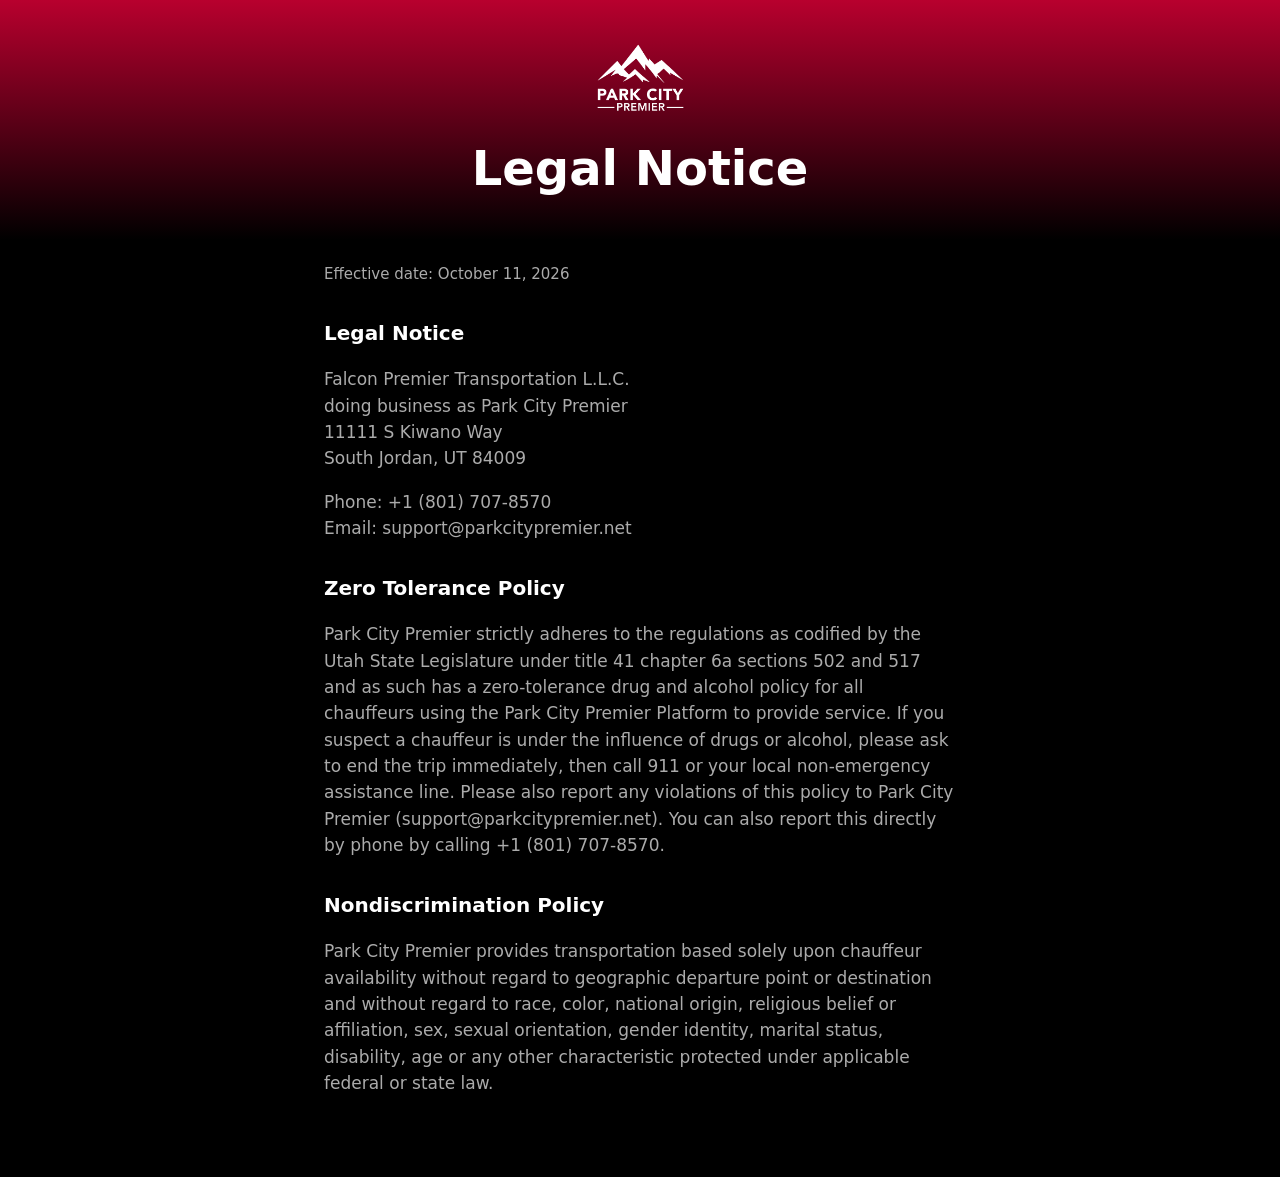
<file: legal.html>
<!DOCTYPE html>
<html lang="en">
<head>
  <meta charset="utf-8">
  <meta name="viewport" content="width=device-width, initial-scale=1">
  <meta name="color-scheme" content="dark">
  <meta name="theme-color" content="#B8002E">
  <meta name="apple-itunes-app" content="app-id=6760720333">
  <title>Legal Notice | Park City Premier</title>
  <link rel="stylesheet" href="styles.css?v=2">
</head>
<body>
  <header class="band">
    <a class="band-logo" href="./"><img src="logo.png" alt="Park City Premier home" width="96" height="96"></a>
    <h1>Legal Notice</h1>
  </header>
  <main class="document">
    <p class="effective">Effective date: October 11, 2026</p>
    <h2>Legal Notice</h2>
    <p>Falcon Premier Transportation L.L.C.<br>
      doing business as Park City Premier<br>
      11111 S Kiwano Way<br>
      South Jordan, UT 84009</p>
    <p>Phone: +1 (801) 707-8570<br>
      Email: support@parkcitypremier.net</p>
    <h2>Zero Tolerance Policy</h2>
    <p>Park City Premier strictly adheres to the regulations as codified by the Utah State Legislature under title 41 chapter 6a sections 502 and 517 and as such has a zero-tolerance drug and alcohol policy for all chauffeurs using the Park City Premier Platform to provide service. If you suspect a chauffeur is under the influence of drugs or alcohol, please ask to end the trip immediately, then call 911 or your local non-emergency assistance line. Please also report any violations of this policy to Park City Premier (support@parkcitypremier.net). You can also report this directly by phone by calling +1 (801) 707-8570.</p>
    <h2>Nondiscrimination Policy</h2>
    <p>Park City Premier provides transportation based solely upon chauffeur availability without regard to geographic departure point or destination and without regard to race, color, national origin, religious belief or affiliation, sex, sexual orientation, gender identity, marital status, disability, age or any other characteristic protected under applicable federal or state law.</p>
  </main>
</body>
</html>
</file>
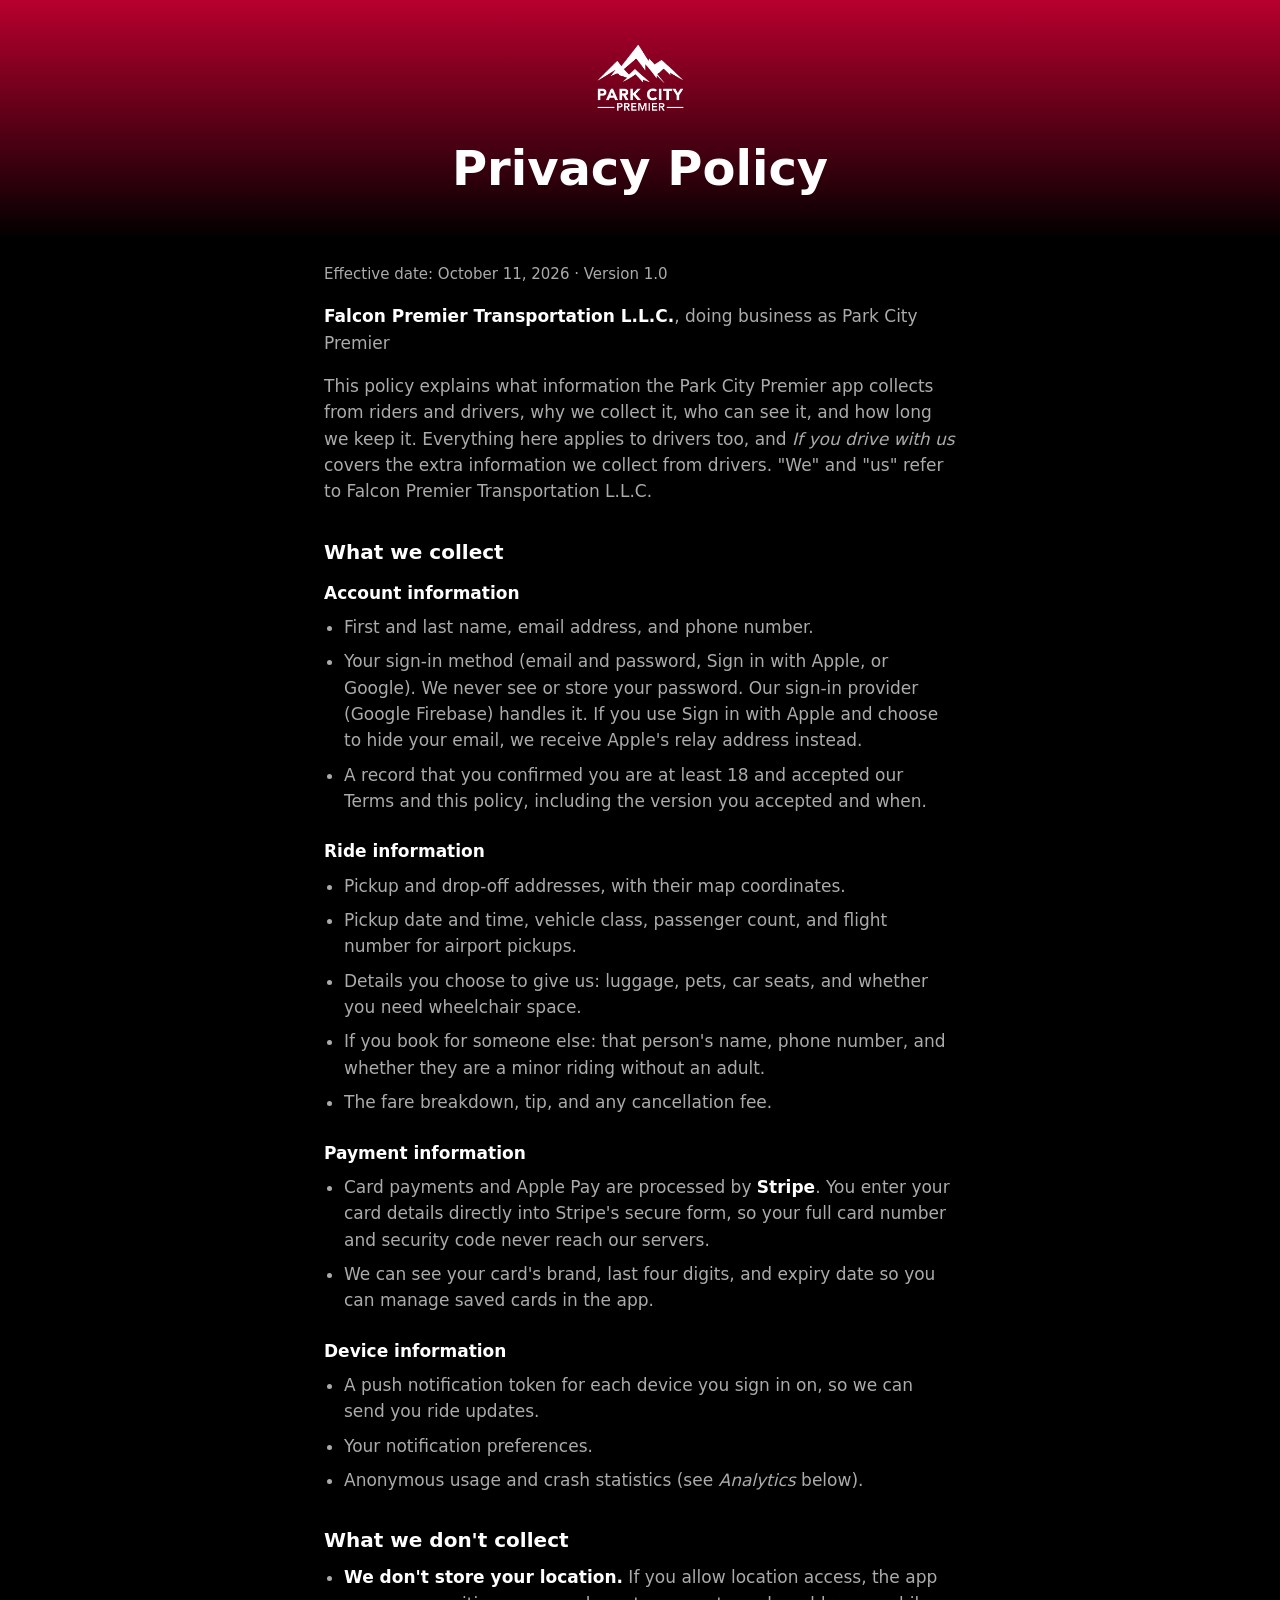
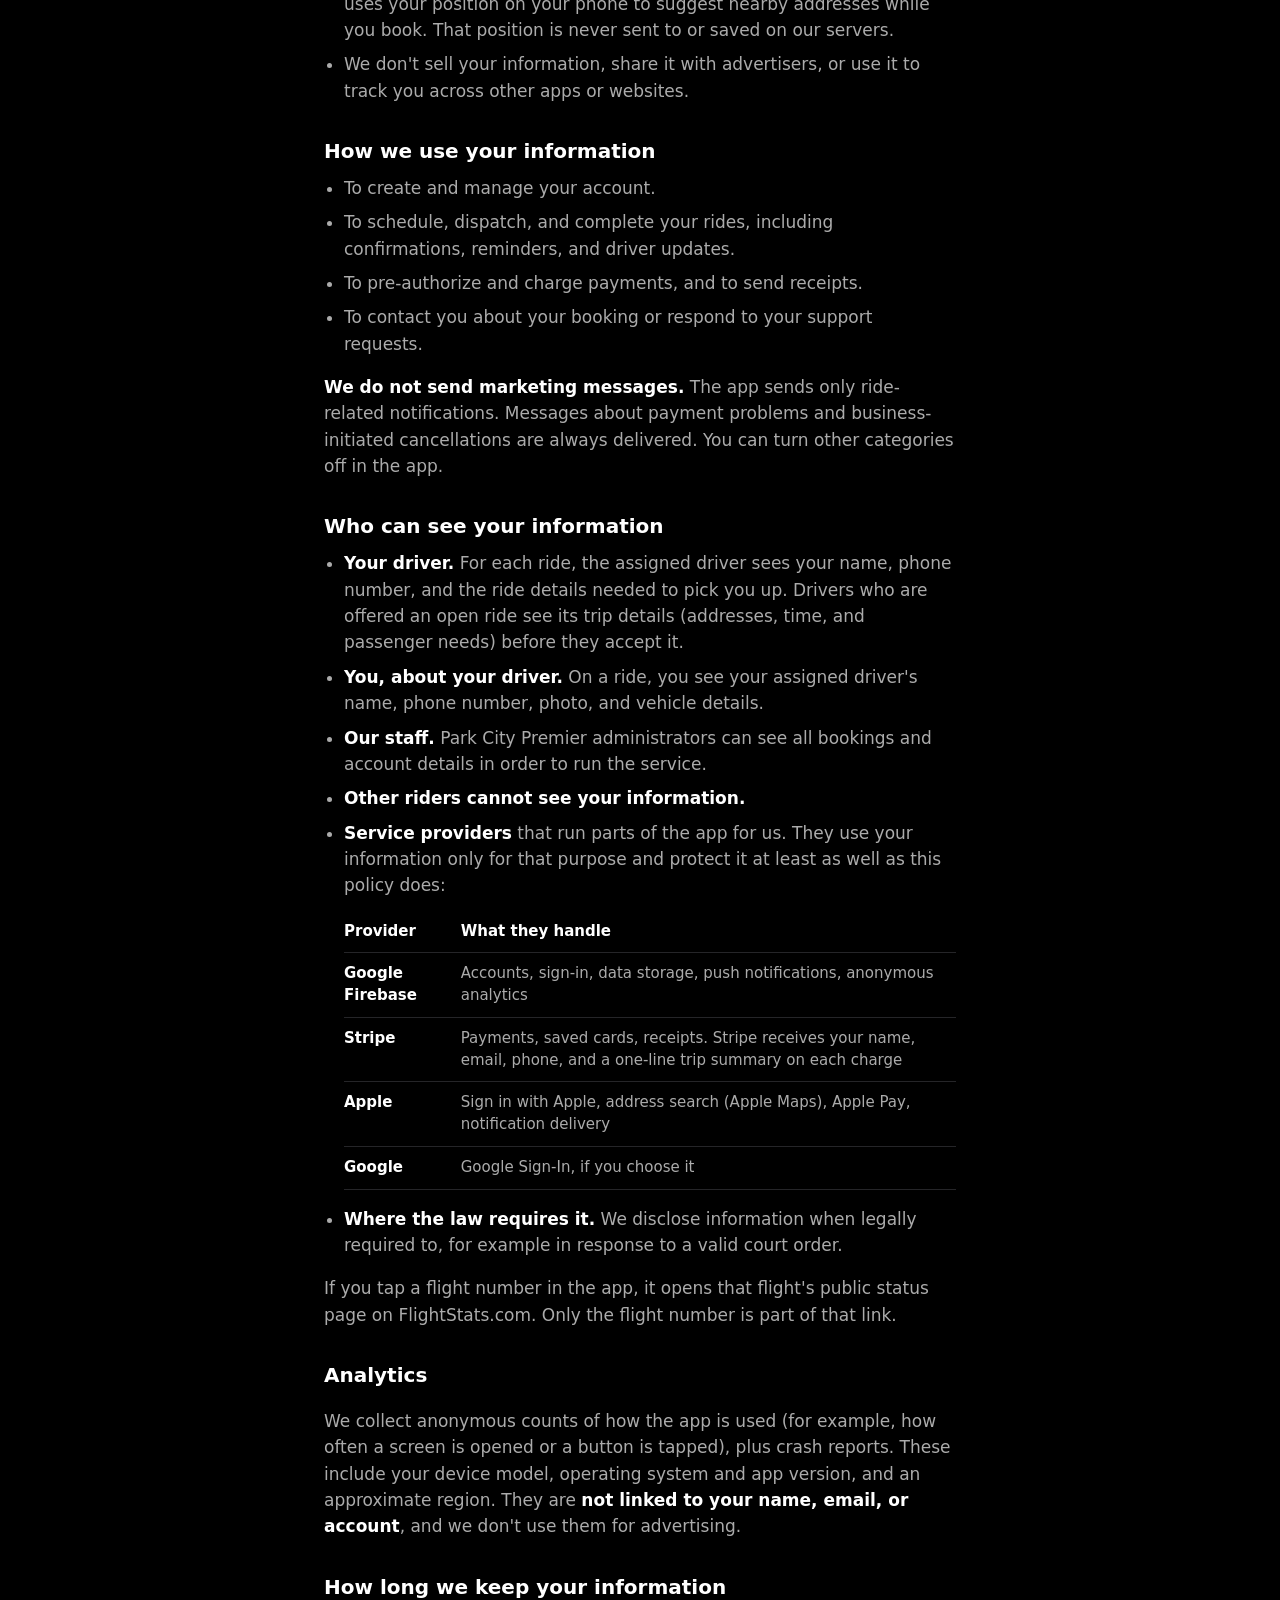
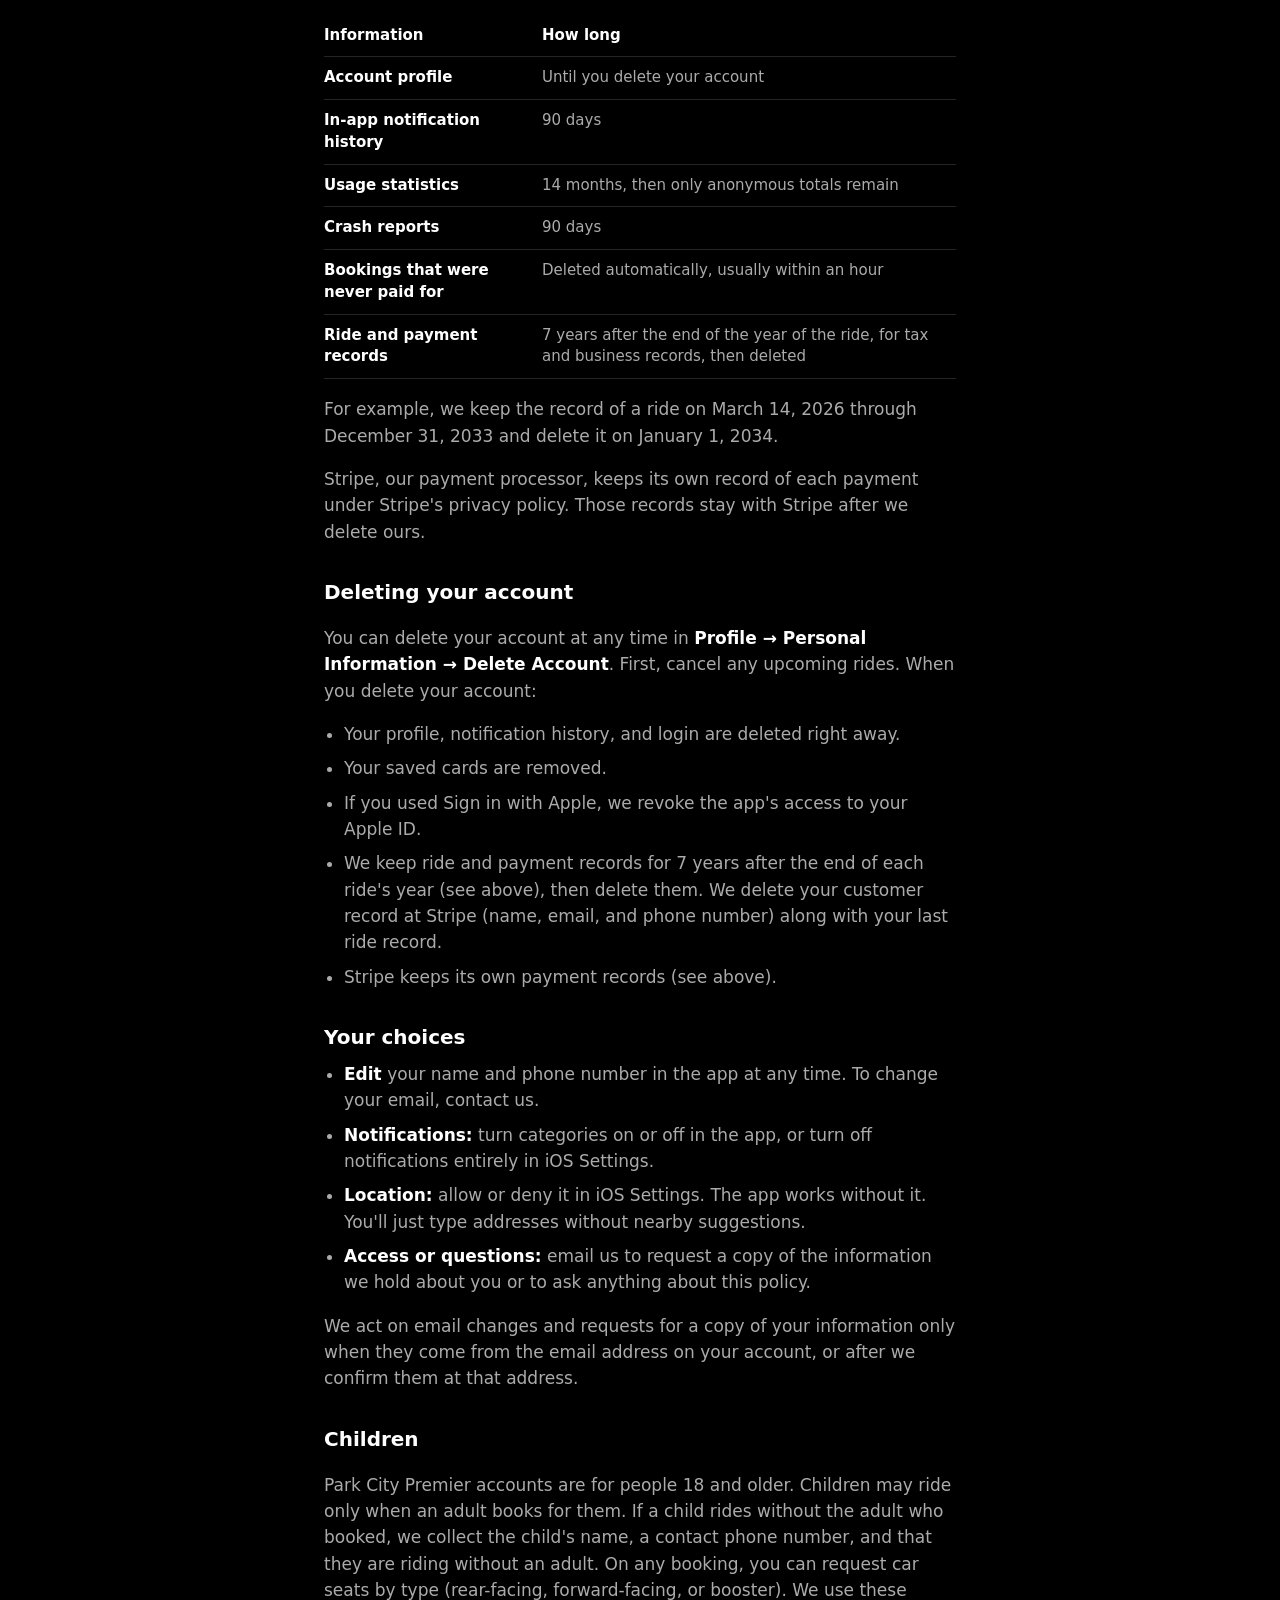
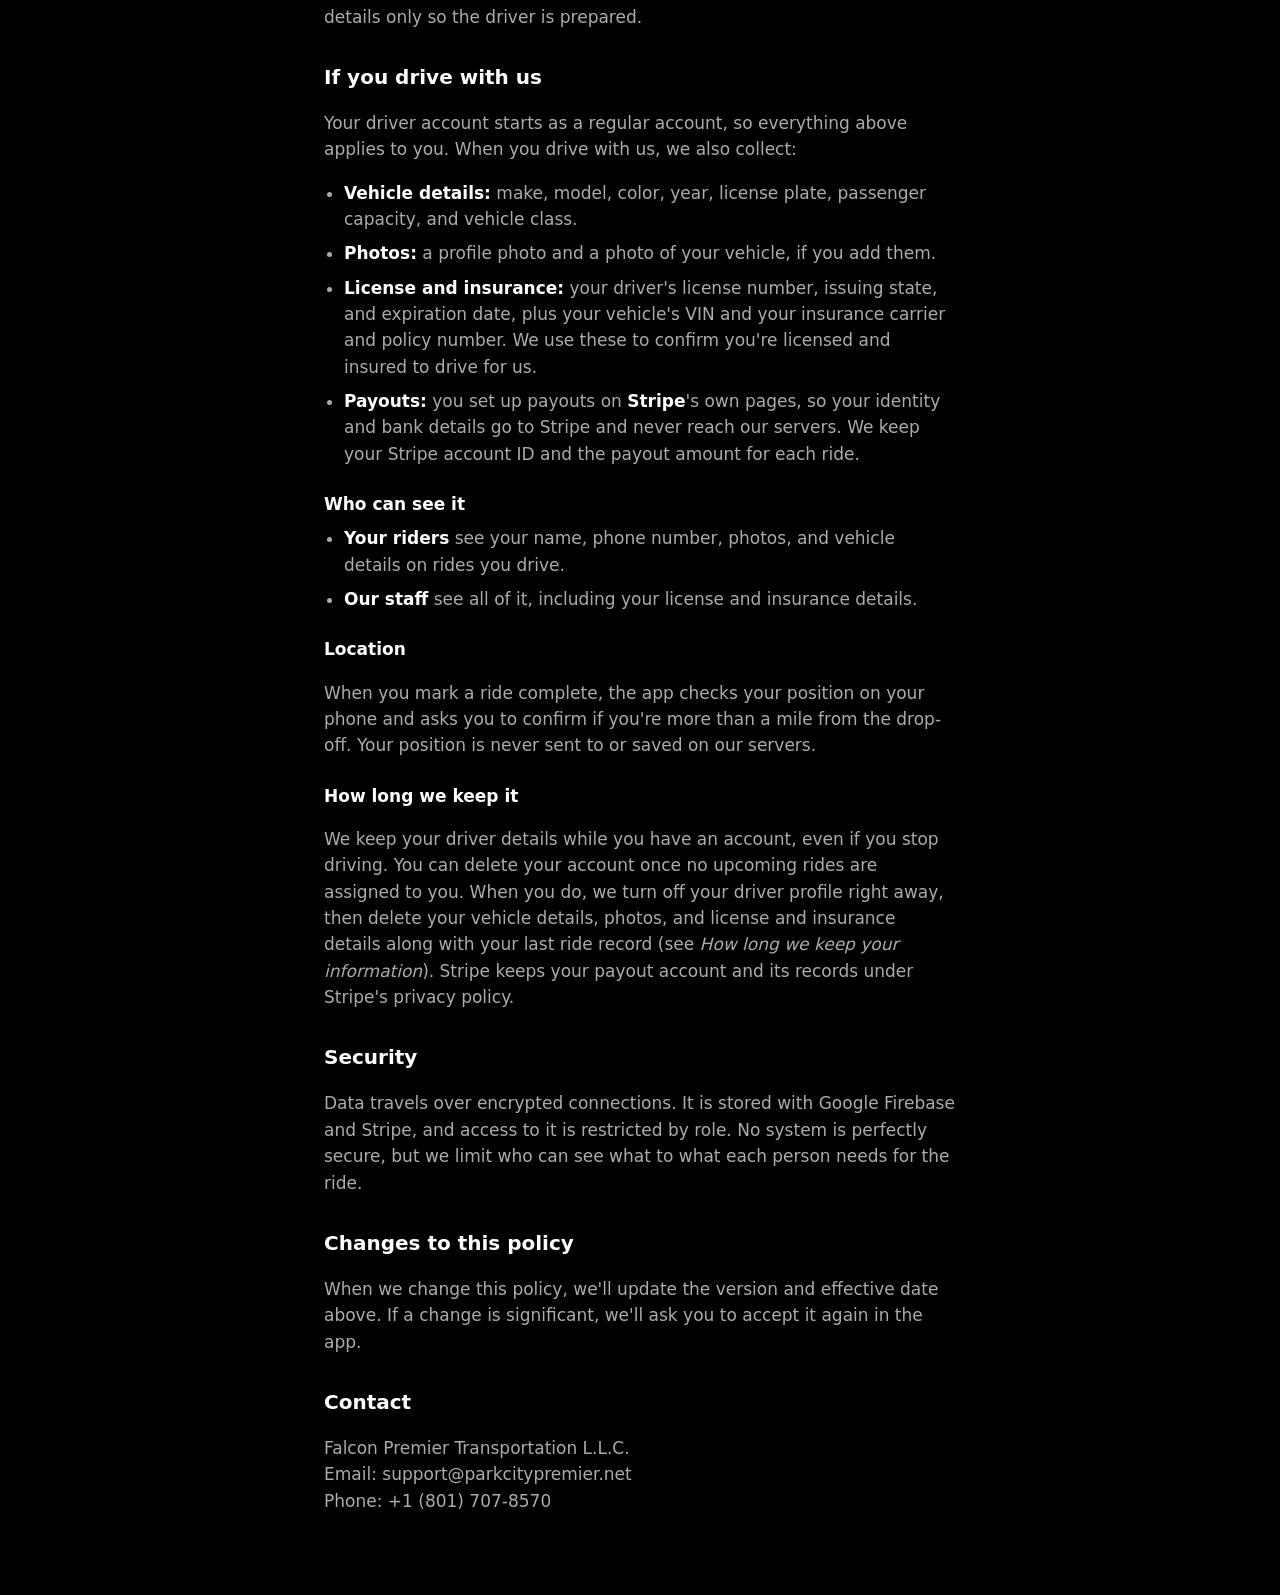
<file: privacy.html>
<!DOCTYPE html>
<html lang="en">
<head>
  <meta charset="utf-8">
  <meta name="viewport" content="width=device-width, initial-scale=1">
  <meta name="color-scheme" content="dark">
  <meta name="theme-color" content="#B8002E">
  <meta name="apple-itunes-app" content="app-id=6760720333">
  <title>Privacy Policy | Park City Premier</title>
  <link rel="stylesheet" href="styles.css?v=2">
</head>
<body>
  <header class="band">
    <a class="band-logo" href="./"><img src="logo.png" alt="Park City Premier home" width="96" height="96"></a>
    <h1>Privacy Policy</h1>
  </header>
  <main class="document">
    <p class="effective">Effective date: October 11, 2026 · Version 1.0</p>
    <p><strong>Falcon Premier Transportation L.L.C.</strong>, doing business as Park City Premier</p>
    <p>This policy explains what information the Park City Premier app collects from riders and drivers, why we collect it, who can see it, and how long we keep it. Everything here applies to drivers too, and <em>If you drive with us</em> covers the extra information we collect from drivers. "We" and "us" refer to Falcon Premier Transportation L.L.C.</p>

    <h2>What we collect</h2>
    <h3>Account information</h3>
    <ul>
      <li>First and last name, email address, and phone number.</li>
      <li>Your sign-in method (email and password, Sign in with Apple, or Google). We never see or store your password. Our sign-in provider (Google Firebase) handles it. If you use Sign in with Apple and choose to hide your email, we receive Apple's relay address instead.</li>
      <li>A record that you confirmed you are at least 18 and accepted our Terms and this policy, including the version you accepted and when.</li>
    </ul>
    <h3>Ride information</h3>
    <ul>
      <li>Pickup and drop-off addresses, with their map coordinates.</li>
      <li>Pickup date and time, vehicle class, passenger count, and flight number for airport pickups.</li>
      <li>Details you choose to give us: luggage, pets, car seats, and whether you need wheelchair space.</li>
      <li>If you book for someone else: that person's name, phone number, and whether they are a minor riding without an adult.</li>
      <li>The fare breakdown, tip, and any cancellation fee.</li>
    </ul>
    <h3>Payment information</h3>
    <ul>
      <li>Card payments and Apple Pay are processed by <strong>Stripe</strong>. You enter your card details directly into Stripe's secure form, so your full card number and security code never reach our servers.</li>
      <li>We can see your card's brand, last four digits, and expiry date so you can manage saved cards in the app.</li>
    </ul>
    <h3>Device information</h3>
    <ul>
      <li>A push notification token for each device you sign in on, so we can send you ride updates.</li>
      <li>Your notification preferences.</li>
      <li>Anonymous usage and crash statistics (see <em>Analytics</em> below).</li>
    </ul>

    <h2>What we don't collect</h2>
    <ul>
      <li><strong>We don't store your location.</strong> If you allow location access, the app uses your position on your phone to suggest nearby addresses while you book. That position is never sent to or saved on our servers.</li>
      <li>We don't sell your information, share it with advertisers, or use it to track you across other apps or websites.</li>
    </ul>

    <h2>How we use your information</h2>
    <ul>
      <li>To create and manage your account.</li>
      <li>To schedule, dispatch, and complete your rides, including confirmations, reminders, and driver updates.</li>
      <li>To pre-authorize and charge payments, and to send receipts.</li>
      <li>To contact you about your booking or respond to your support requests.</li>
    </ul>
    <p><strong>We do not send marketing messages.</strong> The app sends only ride-related notifications. Messages about payment problems and business-initiated cancellations are always delivered. You can turn other categories off in the app.</p>

    <h2>Who can see your information</h2>
    <ul>
      <li><strong>Your driver.</strong> For each ride, the assigned driver sees your name, phone number, and the ride details needed to pick you up. Drivers who are offered an open ride see its trip details (addresses, time, and passenger needs) before they accept it.</li>
      <li><strong>You, about your driver.</strong> On a ride, you see your assigned driver's name, phone number, photo, and vehicle details.</li>
      <li><strong>Our staff.</strong> Park City Premier administrators can see all bookings and account details in order to run the service.</li>
      <li><strong>Other riders cannot see your information.</strong></li>
      <li><strong>Service providers</strong> that run parts of the app for us. They use your information only for that purpose and protect it at least as well as this policy does:
        <table>
          <thead>
            <tr><th scope="col">Provider</th><th scope="col">What they handle</th></tr>
          </thead>
          <tbody>
            <tr><th scope="row">Google Firebase</th><td>Accounts, sign-in, data storage, push notifications, anonymous analytics</td></tr>
            <tr><th scope="row">Stripe</th><td>Payments, saved cards, receipts. Stripe receives your name, email, phone, and a one-line trip summary on each charge</td></tr>
            <tr><th scope="row">Apple</th><td>Sign in with Apple, address search (Apple Maps), Apple Pay, notification delivery</td></tr>
            <tr><th scope="row">Google</th><td>Google Sign-In, if you choose it</td></tr>
          </tbody>
        </table>
      </li>
      <li><strong>Where the law requires it.</strong> We disclose information when legally required to, for example in response to a valid court order.</li>
    </ul>
    <p>If you tap a flight number in the app, it opens that flight's public status page on FlightStats.com. Only the flight number is part of that link.</p>

    <h2>Analytics</h2>
    <p>We collect anonymous counts of how the app is used (for example, how often a screen is opened or a button is tapped), plus crash reports. These include your device model, operating system and app version, and an approximate region. They are <strong>not linked to your name, email, or account</strong>, and we don't use them for advertising.</p>

    <h2>How long we keep your information</h2>
    <table>
      <thead>
        <tr><th scope="col">Information</th><th scope="col">How long</th></tr>
      </thead>
      <tbody>
        <tr><th scope="row">Account profile</th><td>Until you delete your account</td></tr>
        <tr><th scope="row">In-app notification history</th><td>90 days</td></tr>
        <tr><th scope="row">Usage statistics</th><td>14 months, then only anonymous totals remain</td></tr>
        <tr><th scope="row">Crash reports</th><td>90 days</td></tr>
        <tr><th scope="row">Bookings that were never paid for</th><td>Deleted automatically, usually within an hour</td></tr>
        <tr><th scope="row">Ride and payment records</th><td>7 years after the end of the year of the ride, for tax and business records, then deleted</td></tr>
      </tbody>
    </table>
    <p>For example, we keep the record of a ride on March 14, 2026 through December 31, 2033 and delete it on January 1, 2034.</p>
    <p>Stripe, our payment processor, keeps its own record of each payment under Stripe's privacy policy. Those records stay with Stripe after we delete ours.</p>

    <h2>Deleting your account</h2>
    <p>You can delete your account at any time in <strong>Profile → Personal Information → Delete Account</strong>. First, cancel any upcoming rides. When you delete your account:</p>
    <ul>
      <li>Your profile, notification history, and login are deleted right away.</li>
      <li>Your saved cards are removed.</li>
      <li>If you used Sign in with Apple, we revoke the app's access to your Apple ID.</li>
      <li>We keep ride and payment records for 7 years after the end of each ride's year (see above), then delete them. We delete your customer record at Stripe (name, email, and phone number) along with your last ride record.</li>
      <li>Stripe keeps its own payment records (see above).</li>
    </ul>

    <h2>Your choices</h2>
    <ul>
      <li><strong>Edit</strong> your name and phone number in the app at any time. To change your email, contact us.</li>
      <li><strong>Notifications:</strong> turn categories on or off in the app, or turn off notifications entirely in iOS Settings.</li>
      <li><strong>Location:</strong> allow or deny it in iOS Settings. The app works without it. You'll just type addresses without nearby suggestions.</li>
      <li><strong>Access or questions:</strong> email us to request a copy of the information we hold about you or to ask anything about this policy.</li>
    </ul>
    <p>We act on email changes and requests for a copy of your information only when they come from the email address on your account, or after we confirm them at that address.</p>

    <h2>Children</h2>
    <p>Park City Premier accounts are for people 18 and older. Children may ride only when an adult books for them. If a child rides without the adult who booked, we collect the child's name, a contact phone number, and that they are riding without an adult. On any booking, you can request car seats by type (rear-facing, forward-facing, or booster). We use these details only so the driver is prepared.</p>

    <h2>If you drive with us</h2>
    <p>Your driver account starts as a regular account, so everything above applies to you. When you drive with us, we also collect:</p>
    <ul>
      <li><strong>Vehicle details:</strong> make, model, color, year, license plate, passenger capacity, and vehicle class.</li>
      <li><strong>Photos:</strong> a profile photo and a photo of your vehicle, if you add them.</li>
      <li><strong>License and insurance:</strong> your driver's license number, issuing state, and expiration date, plus your vehicle's VIN and your insurance carrier and policy number. We use these to confirm you're licensed and insured to drive for us.</li>
      <li><strong>Payouts:</strong> you set up payouts on <strong>Stripe</strong>'s own pages, so your identity and bank details go to Stripe and never reach our servers. We keep your Stripe account ID and the payout amount for each ride.</li>
    </ul>
    <h3>Who can see it</h3>
    <ul>
      <li><strong>Your riders</strong> see your name, phone number, photos, and vehicle details on rides you drive.</li>
      <li><strong>Our staff</strong> see all of it, including your license and insurance details.</li>
    </ul>
    <h3>Location</h3>
    <p>When you mark a ride complete, the app checks your position on your phone and asks you to confirm if you're more than a mile from the drop-off. Your position is never sent to or saved on our servers.</p>
    <h3>How long we keep it</h3>
    <p>We keep your driver details while you have an account, even if you stop driving. You can delete your account once no upcoming rides are assigned to you. When you do, we turn off your driver profile right away, then delete your vehicle details, photos, and license and insurance details along with your last ride record (see <em>How long we keep your information</em>). Stripe keeps your payout account and its records under Stripe's privacy policy.</p>

    <h2>Security</h2>
    <p>Data travels over encrypted connections. It is stored with Google Firebase and Stripe, and access to it is restricted by role. No system is perfectly secure, but we limit who can see what to what each person needs for the ride.</p>

    <h2>Changes to this policy</h2>
    <p>When we change this policy, we'll update the version and effective date above. If a change is significant, we'll ask you to accept it again in the app.</p>

    <h2>Contact</h2>
    <p>Falcon Premier Transportation L.L.C.<br>
      Email: support@parkcitypremier.net<br>
      Phone: +1 (801) 707-8570</p>
  </main>
</body>
</html>
</file>
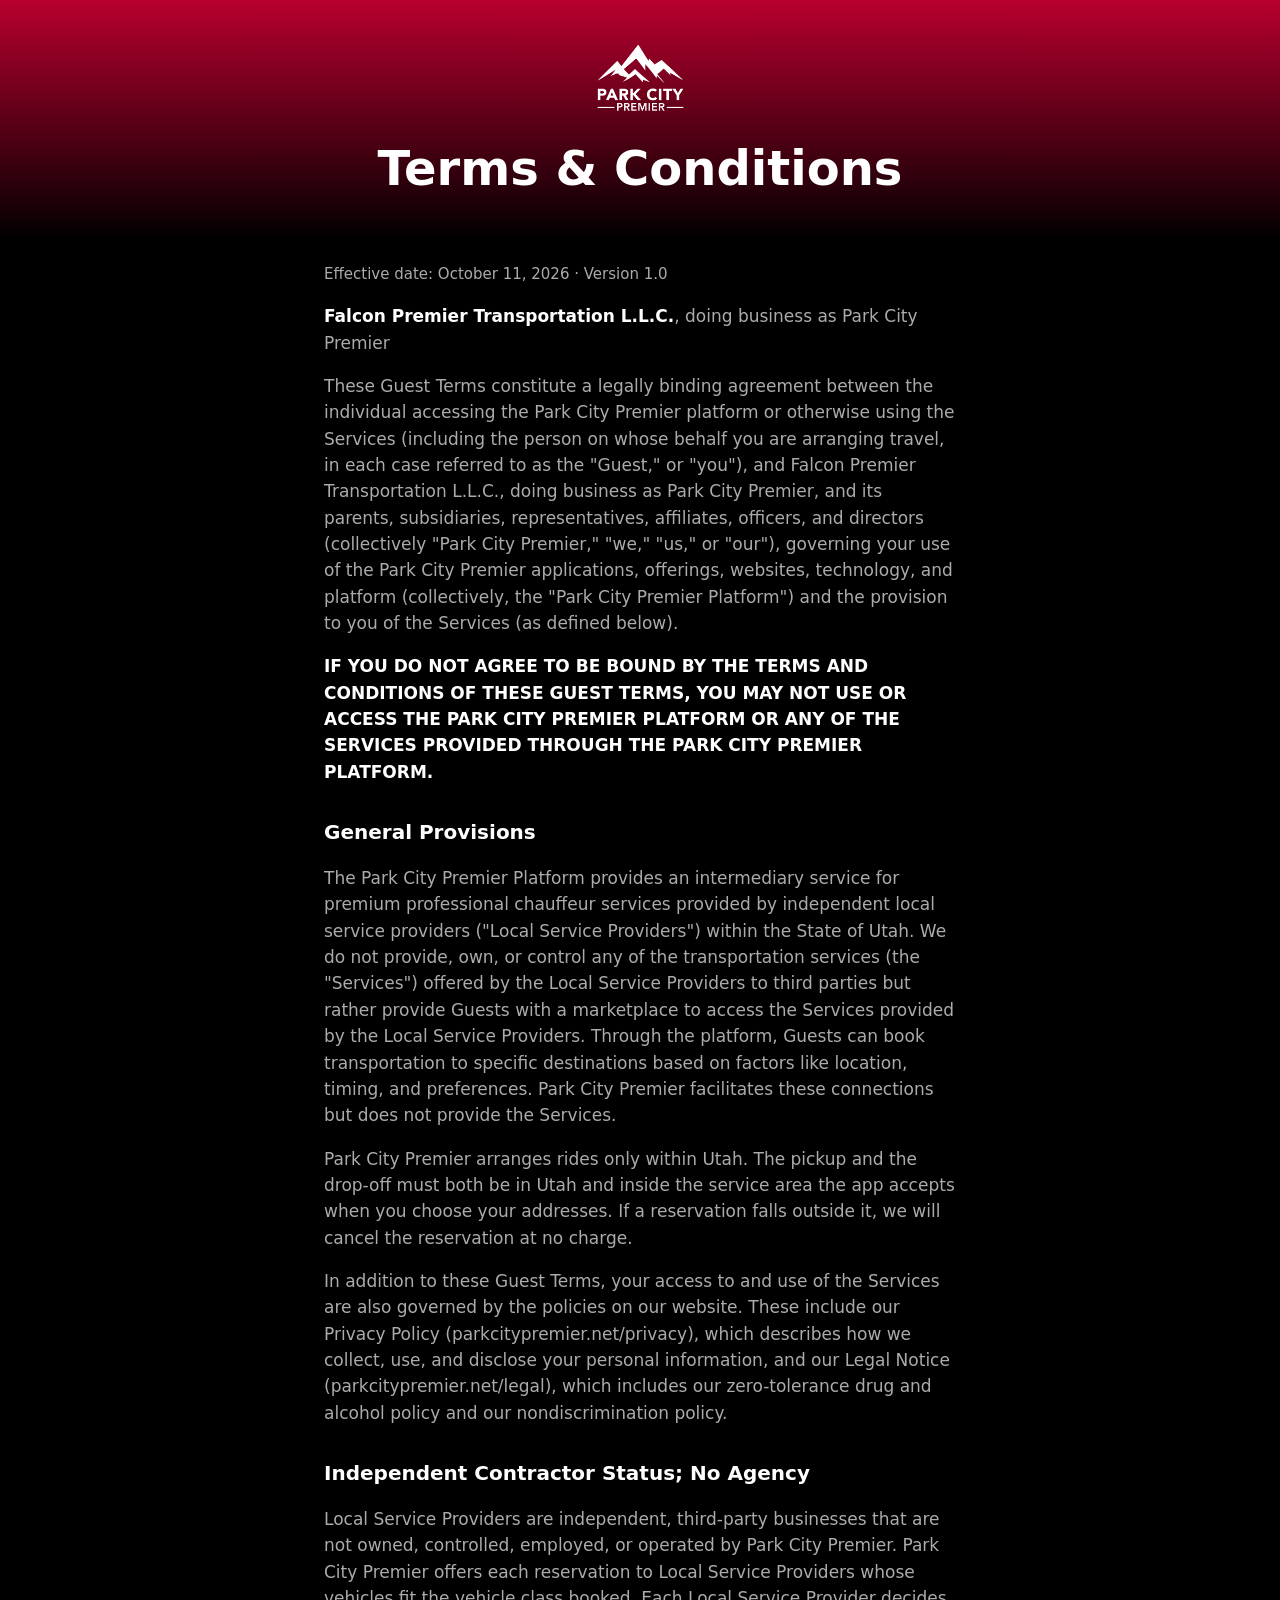
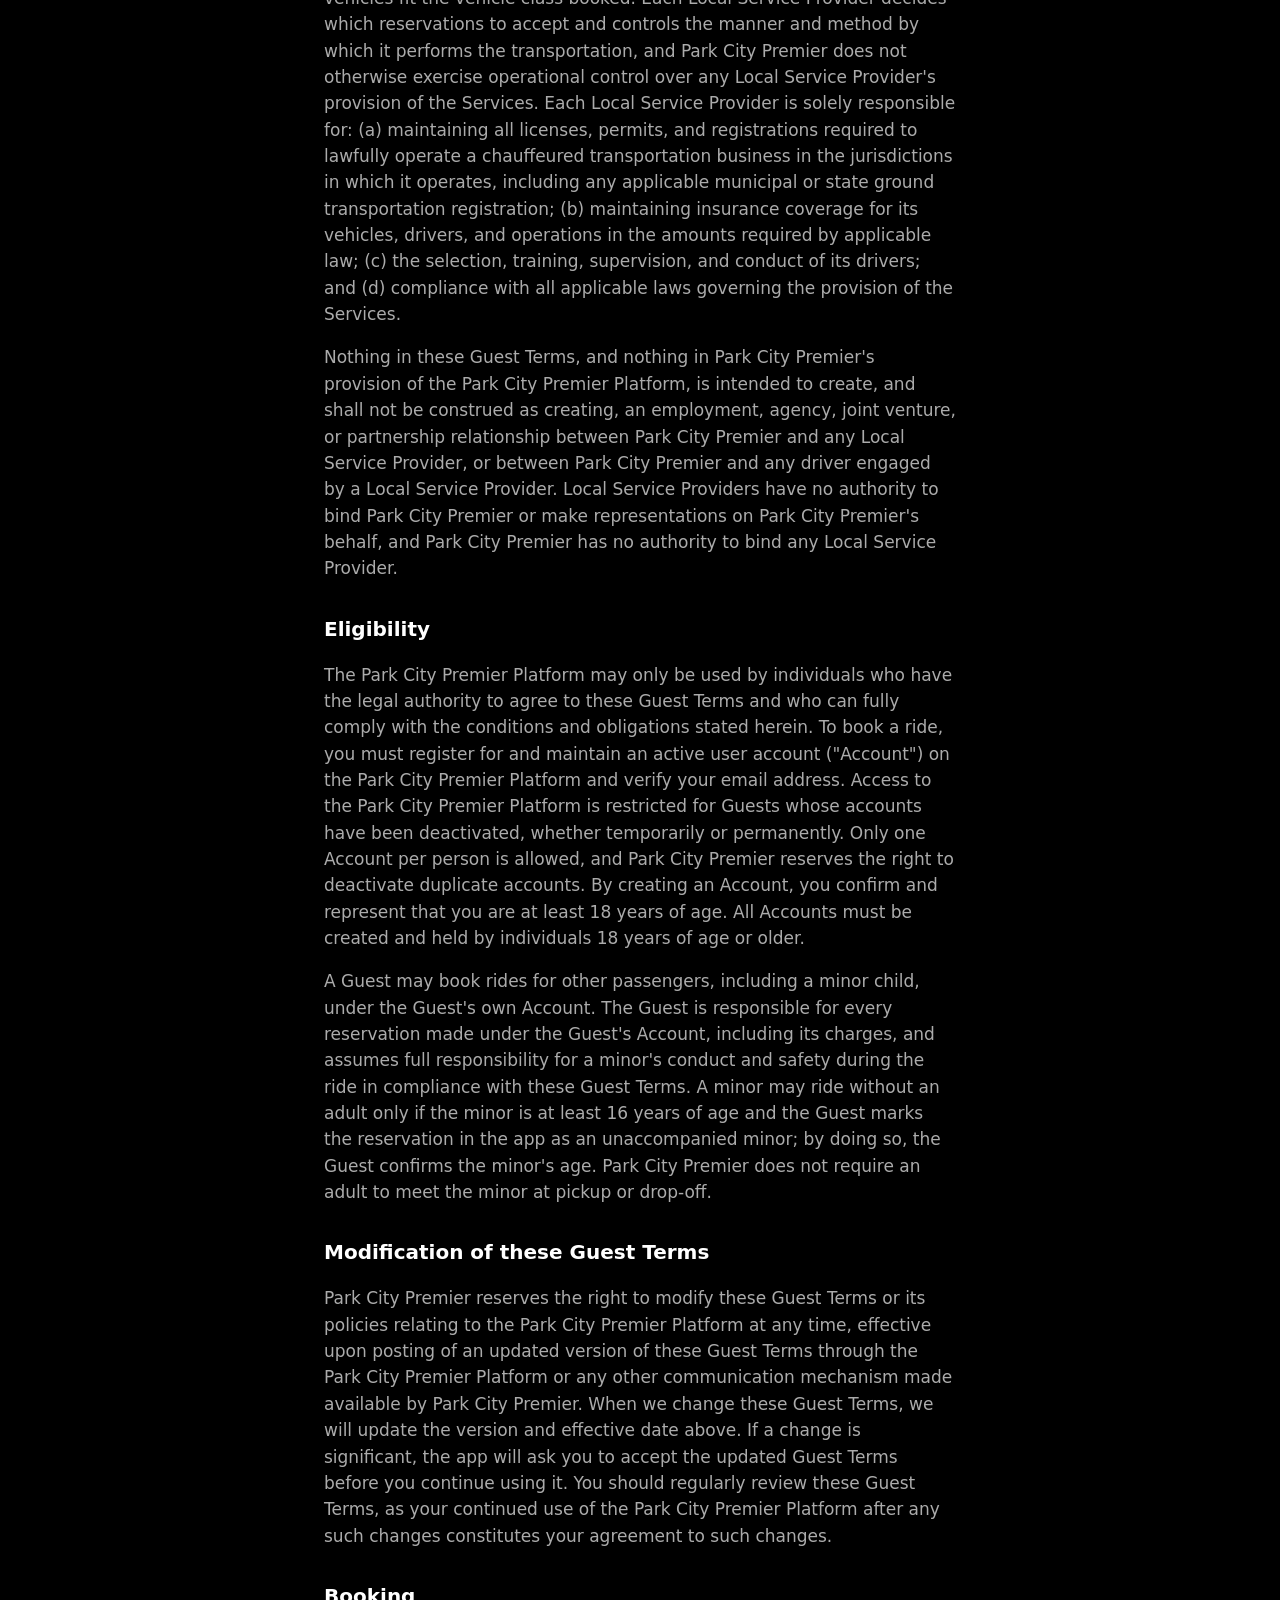
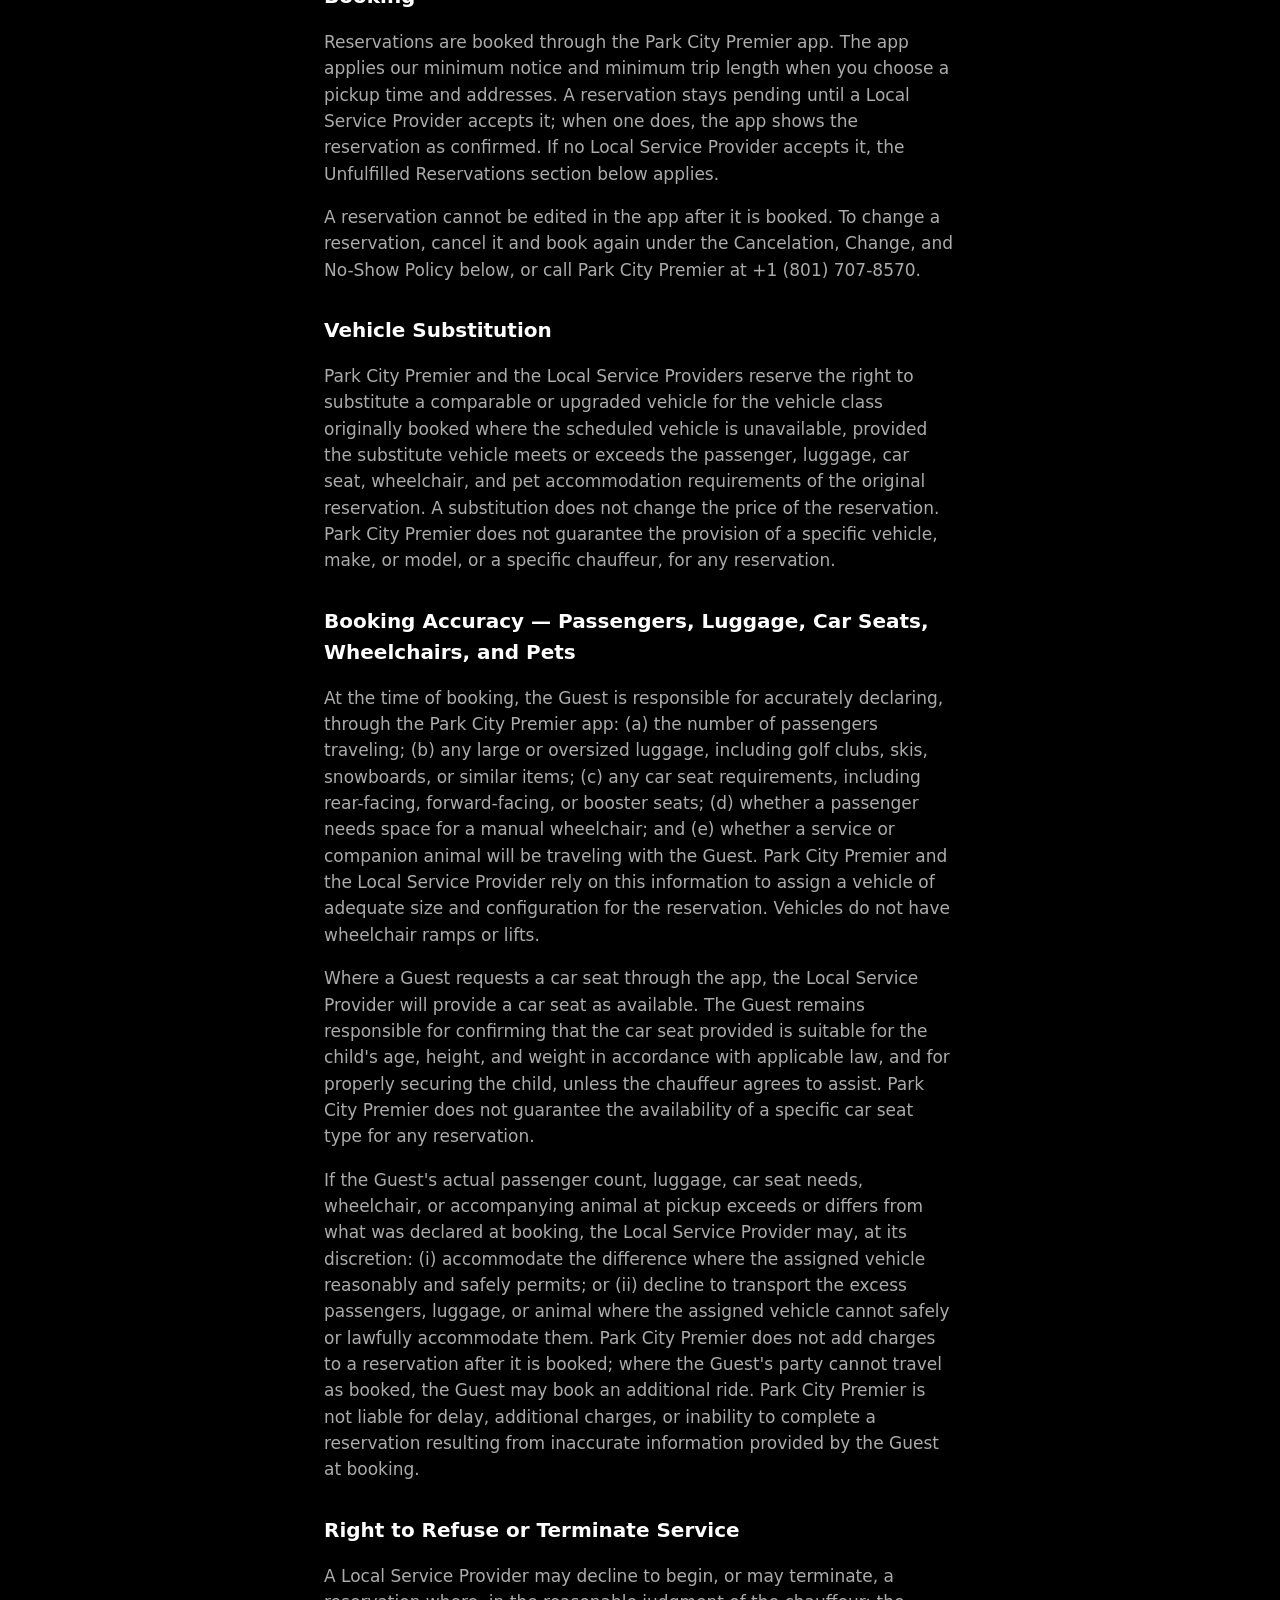
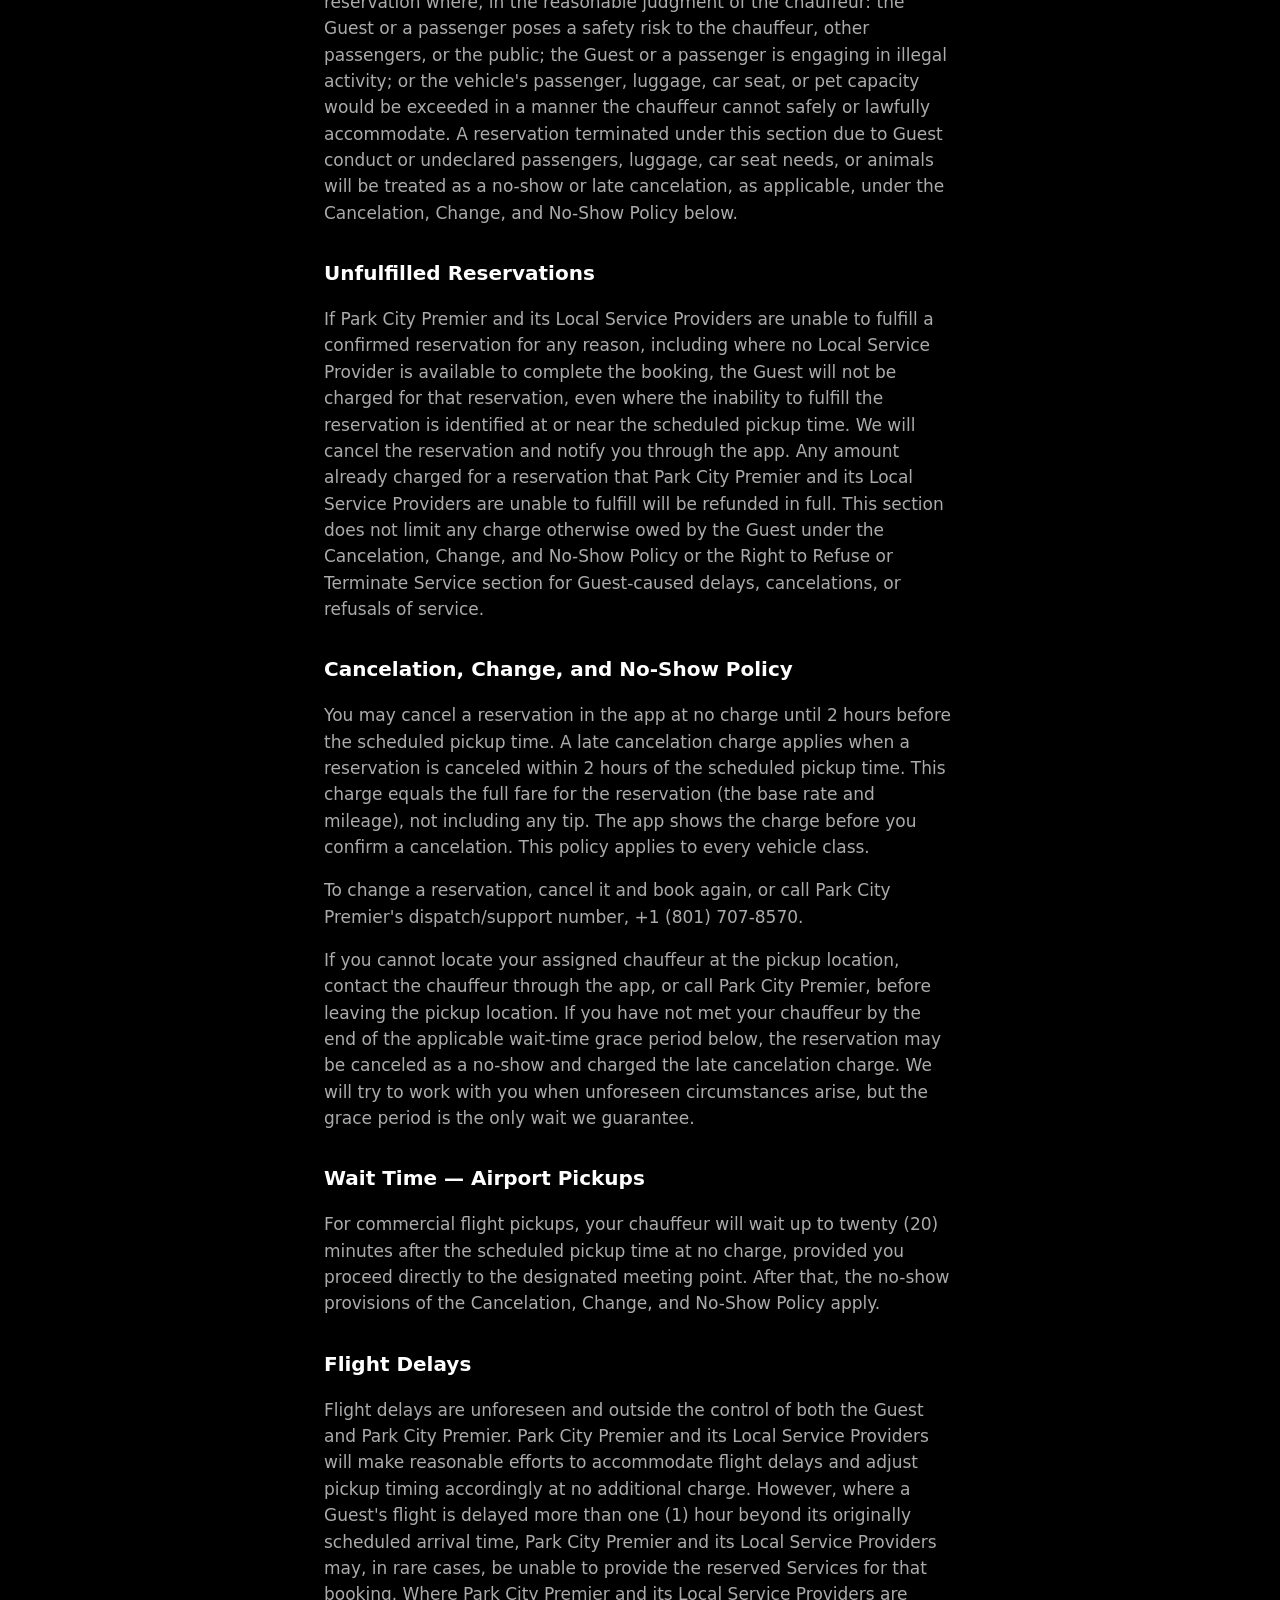
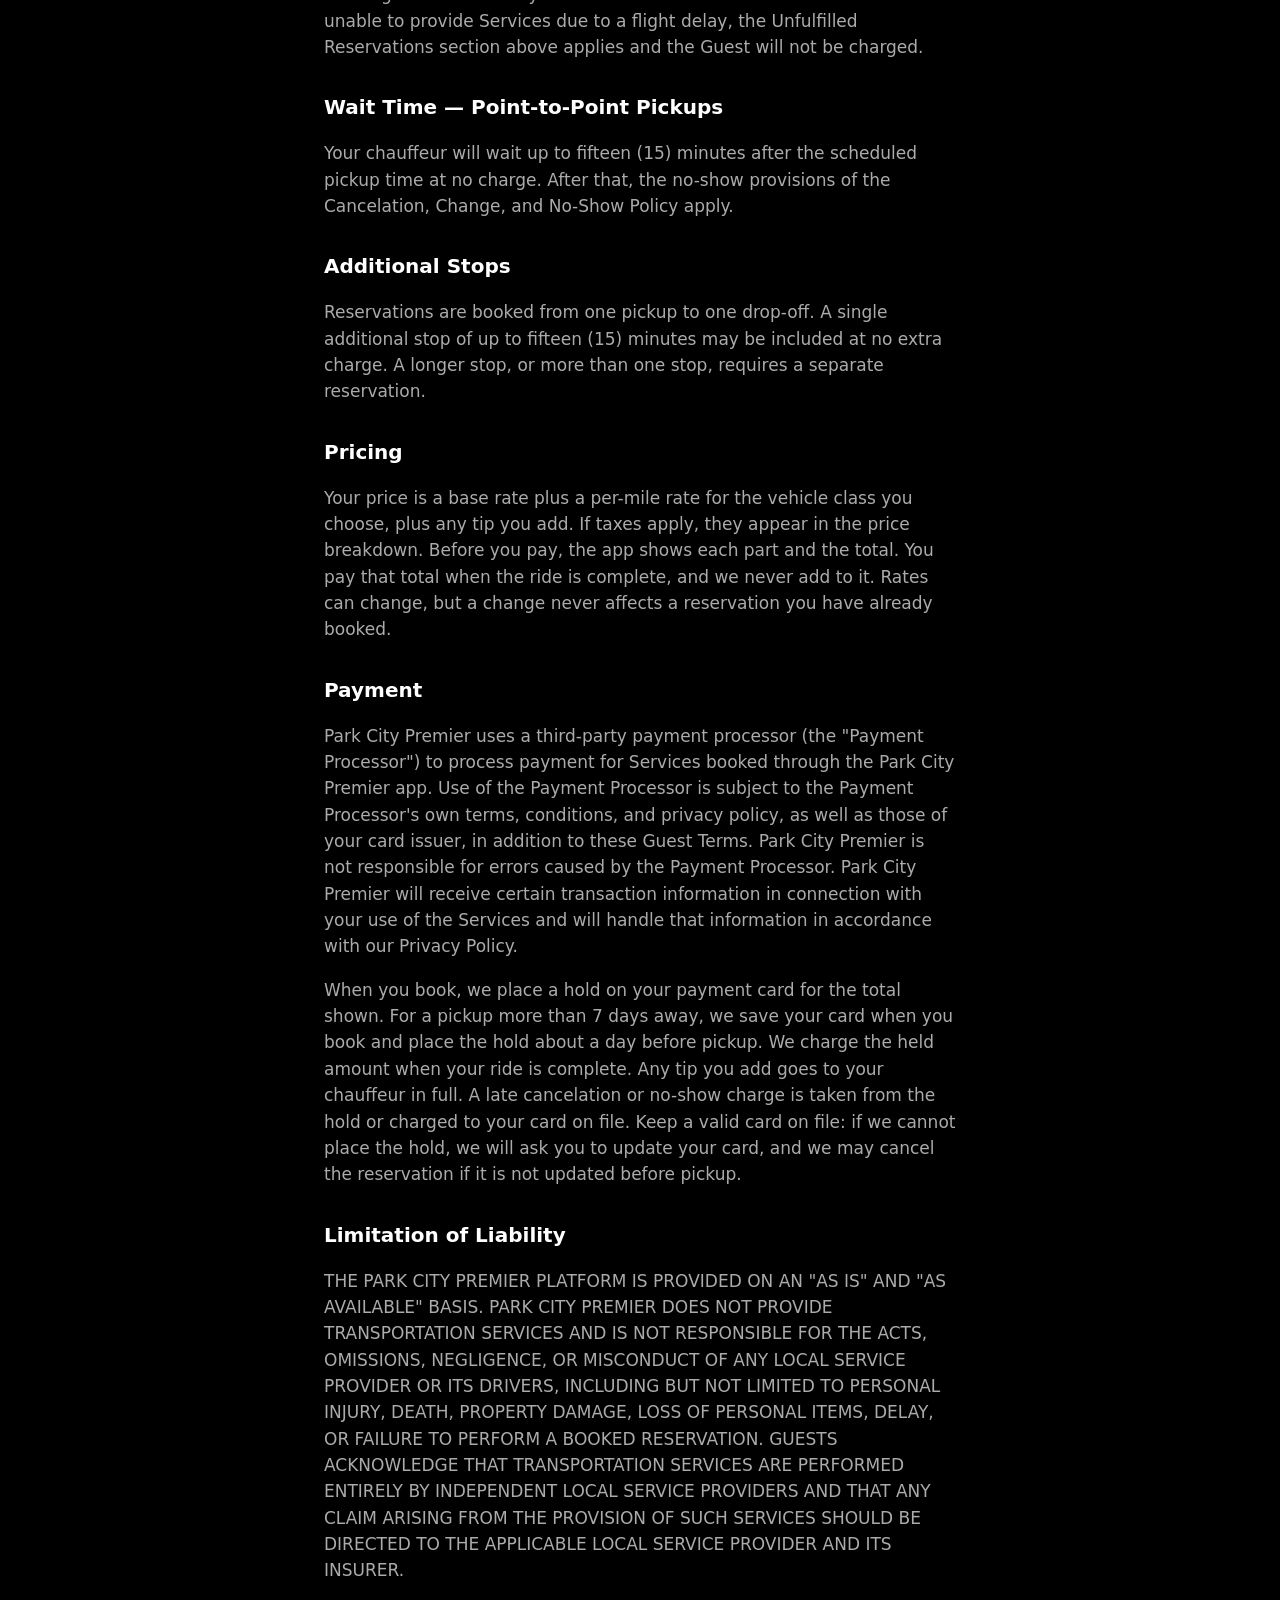
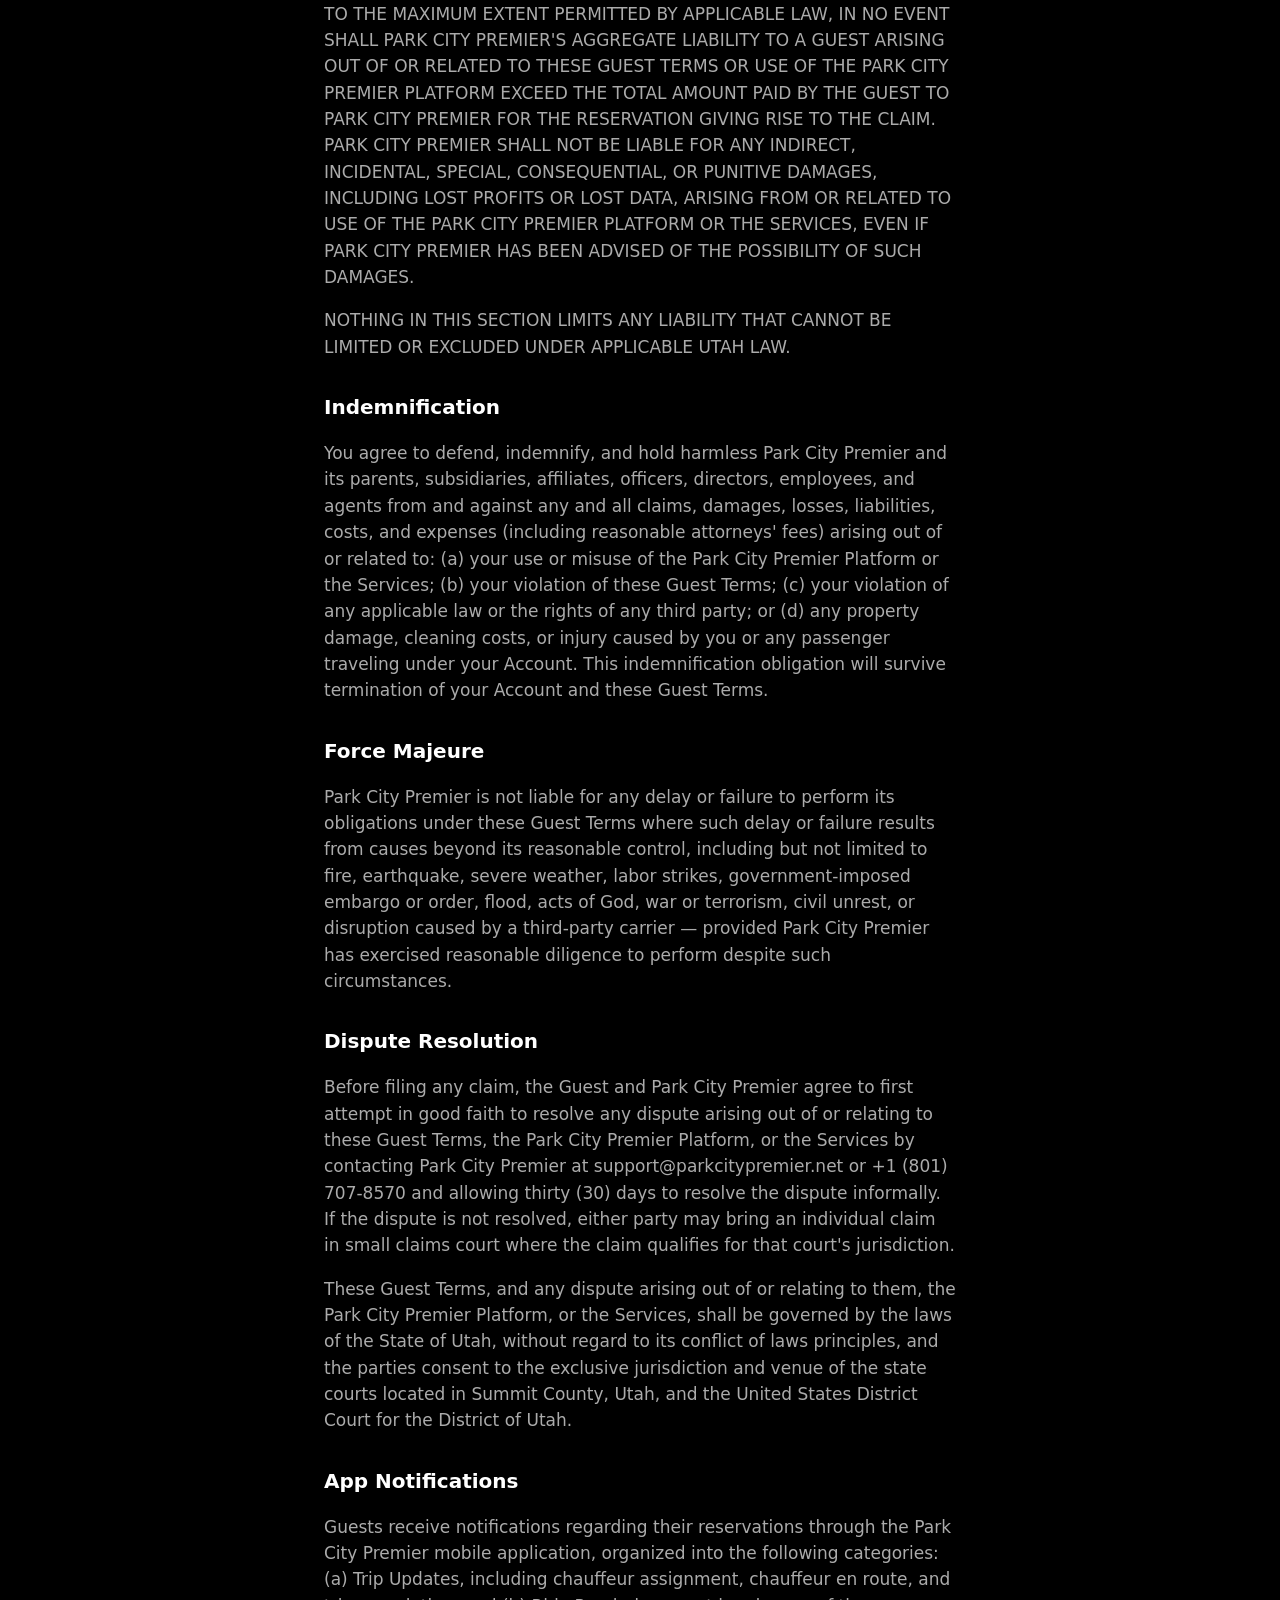
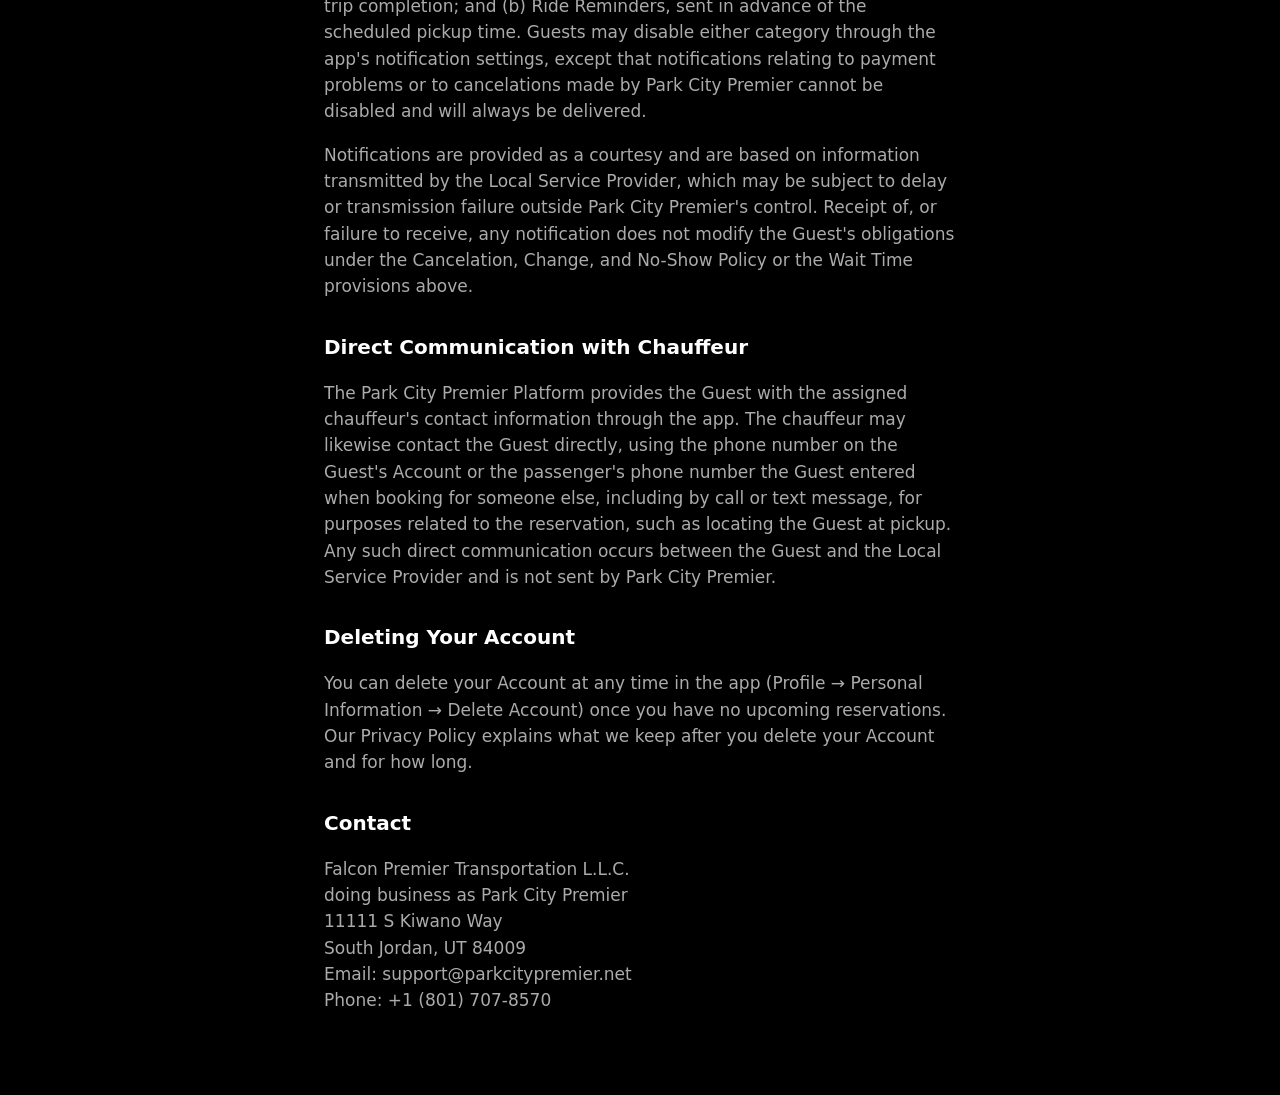
<file: terms.html>
<!DOCTYPE html>
<html lang="en">
<head>
  <meta charset="utf-8">
  <meta name="viewport" content="width=device-width, initial-scale=1">
  <meta name="color-scheme" content="dark">
  <meta name="theme-color" content="#B8002E">
  <meta name="apple-itunes-app" content="app-id=6760720333">
  <title>Terms &amp; Conditions | Park City Premier</title>
  <link rel="stylesheet" href="styles.css?v=2">
</head>
<body>
  <header class="band">
    <a class="band-logo" href="./"><img src="logo.png" alt="Park City Premier home" width="96" height="96"></a>
    <h1>Terms &amp; Conditions</h1>
  </header>
  <main class="document">
    <p class="effective">Effective date: October 11, 2026 · Version 1.0</p>
    <p><strong>Falcon Premier Transportation L.L.C.</strong>, doing business as Park City Premier</p>
    <p>These Guest Terms constitute a legally binding agreement between the individual accessing the Park City Premier platform or otherwise using the Services (including the person on whose behalf you are arranging travel, in each case referred to as the "Guest," or "you"), and Falcon Premier Transportation L.L.C., doing business as Park City Premier, and its parents, subsidiaries, representatives, affiliates, officers, and directors (collectively "Park City Premier," "we," "us," or "our"), governing your use of the Park City Premier applications, offerings, websites, technology, and platform (collectively, the "Park City Premier Platform") and the provision to you of the Services (as defined below).</p>
    <p><strong>IF YOU DO NOT AGREE TO BE BOUND BY THE TERMS AND CONDITIONS OF THESE GUEST TERMS, YOU MAY NOT USE OR ACCESS THE PARK CITY PREMIER PLATFORM OR ANY OF THE SERVICES PROVIDED THROUGH THE PARK CITY PREMIER PLATFORM.</strong></p>

    <h2>General Provisions</h2>
    <p>The Park City Premier Platform provides an intermediary service for premium professional chauffeur services provided by independent local service providers ("Local Service Providers") within the State of Utah. We do not provide, own, or control any of the transportation services (the "Services") offered by the Local Service Providers to third parties but rather provide Guests with a marketplace to access the Services provided by the Local Service Providers. Through the platform, Guests can book transportation to specific destinations based on factors like location, timing, and preferences. Park City Premier facilitates these connections but does not provide the Services.</p>
    <p>Park City Premier arranges rides only within Utah. The pickup and the drop-off must both be in Utah and inside the service area the app accepts when you choose your addresses. If a reservation falls outside it, we will cancel the reservation at no charge.</p>
    <p>In addition to these Guest Terms, your access to and use of the Services are also governed by the policies on our website. These include our Privacy Policy (parkcitypremier.net/privacy), which describes how we collect, use, and disclose your personal information, and our Legal Notice (parkcitypremier.net/legal), which includes our zero-tolerance drug and alcohol policy and our nondiscrimination policy.</p>

    <h2>Independent Contractor Status; No Agency</h2>
    <p>Local Service Providers are independent, third-party businesses that are not owned, controlled, employed, or operated by Park City Premier. Park City Premier offers each reservation to Local Service Providers whose vehicles fit the vehicle class booked. Each Local Service Provider decides which reservations to accept and controls the manner and method by which it performs the transportation, and Park City Premier does not otherwise exercise operational control over any Local Service Provider's provision of the Services. Each Local Service Provider is solely responsible for: (a) maintaining all licenses, permits, and registrations required to lawfully operate a chauffeured transportation business in the jurisdictions in which it operates, including any applicable municipal or state ground transportation registration; (b) maintaining insurance coverage for its vehicles, drivers, and operations in the amounts required by applicable law; (c) the selection, training, supervision, and conduct of its drivers; and (d) compliance with all applicable laws governing the provision of the Services.</p>
    <p>Nothing in these Guest Terms, and nothing in Park City Premier's provision of the Park City Premier Platform, is intended to create, and shall not be construed as creating, an employment, agency, joint venture, or partnership relationship between Park City Premier and any Local Service Provider, or between Park City Premier and any driver engaged by a Local Service Provider. Local Service Providers have no authority to bind Park City Premier or make representations on Park City Premier's behalf, and Park City Premier has no authority to bind any Local Service Provider.</p>

    <h2>Eligibility</h2>
    <p>The Park City Premier Platform may only be used by individuals who have the legal authority to agree to these Guest Terms and who can fully comply with the conditions and obligations stated herein. To book a ride, you must register for and maintain an active user account ("Account") on the Park City Premier Platform and verify your email address. Access to the Park City Premier Platform is restricted for Guests whose accounts have been deactivated, whether temporarily or permanently. Only one Account per person is allowed, and Park City Premier reserves the right to deactivate duplicate accounts. By creating an Account, you confirm and represent that you are at least 18 years of age. All Accounts must be created and held by individuals 18 years of age or older.</p>
    <p>A Guest may book rides for other passengers, including a minor child, under the Guest's own Account. The Guest is responsible for every reservation made under the Guest's Account, including its charges, and assumes full responsibility for a minor's conduct and safety during the ride in compliance with these Guest Terms. A minor may ride without an adult only if the minor is at least 16 years of age and the Guest marks the reservation in the app as an unaccompanied minor; by doing so, the Guest confirms the minor's age. Park City Premier does not require an adult to meet the minor at pickup or drop-off.</p>

    <h2>Modification of these Guest Terms</h2>
    <p>Park City Premier reserves the right to modify these Guest Terms or its policies relating to the Park City Premier Platform at any time, effective upon posting of an updated version of these Guest Terms through the Park City Premier Platform or any other communication mechanism made available by Park City Premier. When we change these Guest Terms, we will update the version and effective date above. If a change is significant, the app will ask you to accept the updated Guest Terms before you continue using it. You should regularly review these Guest Terms, as your continued use of the Park City Premier Platform after any such changes constitutes your agreement to such changes.</p>

    <h2>Booking</h2>
    <p>Reservations are booked through the Park City Premier app. The app applies our minimum notice and minimum trip length when you choose a pickup time and addresses. A reservation stays pending until a Local Service Provider accepts it; when one does, the app shows the reservation as confirmed. If no Local Service Provider accepts it, the Unfulfilled Reservations section below applies.</p>
    <p>A reservation cannot be edited in the app after it is booked. To change a reservation, cancel it and book again under the Cancelation, Change, and No-Show Policy below, or call Park City Premier at +1 (801) 707-8570.</p>

    <h2>Vehicle Substitution</h2>
    <p>Park City Premier and the Local Service Providers reserve the right to substitute a comparable or upgraded vehicle for the vehicle class originally booked where the scheduled vehicle is unavailable, provided the substitute vehicle meets or exceeds the passenger, luggage, car seat, wheelchair, and pet accommodation requirements of the original reservation. A substitution does not change the price of the reservation. Park City Premier does not guarantee the provision of a specific vehicle, make, or model, or a specific chauffeur, for any reservation.</p>

    <h2>Booking Accuracy — Passengers, Luggage, Car Seats, Wheelchairs, and Pets</h2>
    <p>At the time of booking, the Guest is responsible for accurately declaring, through the Park City Premier app: (a) the number of passengers traveling; (b) any large or oversized luggage, including golf clubs, skis, snowboards, or similar items; (c) any car seat requirements, including rear-facing, forward-facing, or booster seats; (d) whether a passenger needs space for a manual wheelchair; and (e) whether a service or companion animal will be traveling with the Guest. Park City Premier and the Local Service Provider rely on this information to assign a vehicle of adequate size and configuration for the reservation. Vehicles do not have wheelchair ramps or lifts.</p>
    <p>Where a Guest requests a car seat through the app, the Local Service Provider will provide a car seat as available. The Guest remains responsible for confirming that the car seat provided is suitable for the child's age, height, and weight in accordance with applicable law, and for properly securing the child, unless the chauffeur agrees to assist. Park City Premier does not guarantee the availability of a specific car seat type for any reservation.</p>
    <p>If the Guest's actual passenger count, luggage, car seat needs, wheelchair, or accompanying animal at pickup exceeds or differs from what was declared at booking, the Local Service Provider may, at its discretion: (i) accommodate the difference where the assigned vehicle reasonably and safely permits; or (ii) decline to transport the excess passengers, luggage, or animal where the assigned vehicle cannot safely or lawfully accommodate them. Park City Premier does not add charges to a reservation after it is booked; where the Guest's party cannot travel as booked, the Guest may book an additional ride. Park City Premier is not liable for delay, additional charges, or inability to complete a reservation resulting from inaccurate information provided by the Guest at booking.</p>

    <h2>Right to Refuse or Terminate Service</h2>
    <p>A Local Service Provider may decline to begin, or may terminate, a reservation where, in the reasonable judgment of the chauffeur: the Guest or a passenger poses a safety risk to the chauffeur, other passengers, or the public; the Guest or a passenger is engaging in illegal activity; or the vehicle's passenger, luggage, car seat, or pet capacity would be exceeded in a manner the chauffeur cannot safely or lawfully accommodate. A reservation terminated under this section due to Guest conduct or undeclared passengers, luggage, car seat needs, or animals will be treated as a no-show or late cancelation, as applicable, under the Cancelation, Change, and No-Show Policy below.</p>

    <h2>Unfulfilled Reservations</h2>
    <p>If Park City Premier and its Local Service Providers are unable to fulfill a confirmed reservation for any reason, including where no Local Service Provider is available to complete the booking, the Guest will not be charged for that reservation, even where the inability to fulfill the reservation is identified at or near the scheduled pickup time. We will cancel the reservation and notify you through the app. Any amount already charged for a reservation that Park City Premier and its Local Service Providers are unable to fulfill will be refunded in full. This section does not limit any charge otherwise owed by the Guest under the Cancelation, Change, and No-Show Policy or the Right to Refuse or Terminate Service section for Guest-caused delays, cancelations, or refusals of service.</p>

    <h2>Cancelation, Change, and No-Show Policy</h2>
    <p>You may cancel a reservation in the app at no charge until 2 hours before the scheduled pickup time. A late cancelation charge applies when a reservation is canceled within 2 hours of the scheduled pickup time. This charge equals the full fare for the reservation (the base rate and mileage), not including any tip. The app shows the charge before you confirm a cancelation. This policy applies to every vehicle class.</p>
    <p>To change a reservation, cancel it and book again, or call Park City Premier's dispatch/support number, +1 (801) 707-8570.</p>
    <p>If you cannot locate your assigned chauffeur at the pickup location, contact the chauffeur through the app, or call Park City Premier, before leaving the pickup location. If you have not met your chauffeur by the end of the applicable wait-time grace period below, the reservation may be canceled as a no-show and charged the late cancelation charge. We will try to work with you when unforeseen circumstances arise, but the grace period is the only wait we guarantee.</p>

    <h2>Wait Time — Airport Pickups</h2>
    <p>For commercial flight pickups, your chauffeur will wait up to twenty (20) minutes after the scheduled pickup time at no charge, provided you proceed directly to the designated meeting point. After that, the no-show provisions of the Cancelation, Change, and No-Show Policy apply.</p>

    <h2>Flight Delays</h2>
    <p>Flight delays are unforeseen and outside the control of both the Guest and Park City Premier. Park City Premier and its Local Service Providers will make reasonable efforts to accommodate flight delays and adjust pickup timing accordingly at no additional charge. However, where a Guest's flight is delayed more than one (1) hour beyond its originally scheduled arrival time, Park City Premier and its Local Service Providers may, in rare cases, be unable to provide the reserved Services for that booking. Where Park City Premier and its Local Service Providers are unable to provide Services due to a flight delay, the Unfulfilled Reservations section above applies and the Guest will not be charged.</p>

    <h2>Wait Time — Point-to-Point Pickups</h2>
    <p>Your chauffeur will wait up to fifteen (15) minutes after the scheduled pickup time at no charge. After that, the no-show provisions of the Cancelation, Change, and No-Show Policy apply.</p>

    <h2>Additional Stops</h2>
    <p>Reservations are booked from one pickup to one drop-off. A single additional stop of up to fifteen (15) minutes may be included at no extra charge. A longer stop, or more than one stop, requires a separate reservation.</p>

    <h2>Pricing</h2>
    <p>Your price is a base rate plus a per-mile rate for the vehicle class you choose, plus any tip you add. If taxes apply, they appear in the price breakdown. Before you pay, the app shows each part and the total. You pay that total when the ride is complete, and we never add to it. Rates can change, but a change never affects a reservation you have already booked.</p>

    <h2>Payment</h2>
    <p>Park City Premier uses a third-party payment processor (the "Payment Processor") to process payment for Services booked through the Park City Premier app. Use of the Payment Processor is subject to the Payment Processor's own terms, conditions, and privacy policy, as well as those of your card issuer, in addition to these Guest Terms. Park City Premier is not responsible for errors caused by the Payment Processor. Park City Premier will receive certain transaction information in connection with your use of the Services and will handle that information in accordance with our Privacy Policy.</p>
    <p>When you book, we place a hold on your payment card for the total shown. For a pickup more than 7 days away, we save your card when you book and place the hold about a day before pickup. We charge the held amount when your ride is complete. Any tip you add goes to your chauffeur in full. A late cancelation or no-show charge is taken from the hold or charged to your card on file. Keep a valid card on file: if we cannot place the hold, we will ask you to update your card, and we may cancel the reservation if it is not updated before pickup.</p>

    <h2>Limitation of Liability</h2>
    <p>THE PARK CITY PREMIER PLATFORM IS PROVIDED ON AN "AS IS" AND "AS AVAILABLE" BASIS. PARK CITY PREMIER DOES NOT PROVIDE TRANSPORTATION SERVICES AND IS NOT RESPONSIBLE FOR THE ACTS, OMISSIONS, NEGLIGENCE, OR MISCONDUCT OF ANY LOCAL SERVICE PROVIDER OR ITS DRIVERS, INCLUDING BUT NOT LIMITED TO PERSONAL INJURY, DEATH, PROPERTY DAMAGE, LOSS OF PERSONAL ITEMS, DELAY, OR FAILURE TO PERFORM A BOOKED RESERVATION. GUESTS ACKNOWLEDGE THAT TRANSPORTATION SERVICES ARE PERFORMED ENTIRELY BY INDEPENDENT LOCAL SERVICE PROVIDERS AND THAT ANY CLAIM ARISING FROM THE PROVISION OF SUCH SERVICES SHOULD BE DIRECTED TO THE APPLICABLE LOCAL SERVICE PROVIDER AND ITS INSURER.</p>
    <p>TO THE MAXIMUM EXTENT PERMITTED BY APPLICABLE LAW, IN NO EVENT SHALL PARK CITY PREMIER'S AGGREGATE LIABILITY TO A GUEST ARISING OUT OF OR RELATED TO THESE GUEST TERMS OR USE OF THE PARK CITY PREMIER PLATFORM EXCEED THE TOTAL AMOUNT PAID BY THE GUEST TO PARK CITY PREMIER FOR THE RESERVATION GIVING RISE TO THE CLAIM. PARK CITY PREMIER SHALL NOT BE LIABLE FOR ANY INDIRECT, INCIDENTAL, SPECIAL, CONSEQUENTIAL, OR PUNITIVE DAMAGES, INCLUDING LOST PROFITS OR LOST DATA, ARISING FROM OR RELATED TO USE OF THE PARK CITY PREMIER PLATFORM OR THE SERVICES, EVEN IF PARK CITY PREMIER HAS BEEN ADVISED OF THE POSSIBILITY OF SUCH DAMAGES.</p>
    <p>NOTHING IN THIS SECTION LIMITS ANY LIABILITY THAT CANNOT BE LIMITED OR EXCLUDED UNDER APPLICABLE UTAH LAW.</p>

    <h2>Indemnification</h2>
    <p>You agree to defend, indemnify, and hold harmless Park City Premier and its parents, subsidiaries, affiliates, officers, directors, employees, and agents from and against any and all claims, damages, losses, liabilities, costs, and expenses (including reasonable attorneys' fees) arising out of or related to: (a) your use or misuse of the Park City Premier Platform or the Services; (b) your violation of these Guest Terms; (c) your violation of any applicable law or the rights of any third party; or (d) any property damage, cleaning costs, or injury caused by you or any passenger traveling under your Account. This indemnification obligation will survive termination of your Account and these Guest Terms.</p>

    <h2>Force Majeure</h2>
    <p>Park City Premier is not liable for any delay or failure to perform its obligations under these Guest Terms where such delay or failure results from causes beyond its reasonable control, including but not limited to fire, earthquake, severe weather, labor strikes, government-imposed embargo or order, flood, acts of God, war or terrorism, civil unrest, or disruption caused by a third-party carrier — provided Park City Premier has exercised reasonable diligence to perform despite such circumstances.</p>

    <h2>Dispute Resolution</h2>
    <p>Before filing any claim, the Guest and Park City Premier agree to first attempt in good faith to resolve any dispute arising out of or relating to these Guest Terms, the Park City Premier Platform, or the Services by contacting Park City Premier at support@parkcitypremier.net or +1 (801) 707-8570 and allowing thirty (30) days to resolve the dispute informally. If the dispute is not resolved, either party may bring an individual claim in small claims court where the claim qualifies for that court's jurisdiction.</p>
    <p>These Guest Terms, and any dispute arising out of or relating to them, the Park City Premier Platform, or the Services, shall be governed by the laws of the State of Utah, without regard to its conflict of laws principles, and the parties consent to the exclusive jurisdiction and venue of the state courts located in Summit County, Utah, and the United States District Court for the District of Utah.</p>

    <h2>App Notifications</h2>
    <p>Guests receive notifications regarding their reservations through the Park City Premier mobile application, organized into the following categories: (a) Trip Updates, including chauffeur assignment, chauffeur en route, and trip completion; and (b) Ride Reminders, sent in advance of the scheduled pickup time. Guests may disable either category through the app's notification settings, except that notifications relating to payment problems or to cancelations made by Park City Premier cannot be disabled and will always be delivered.</p>
    <p>Notifications are provided as a courtesy and are based on information transmitted by the Local Service Provider, which may be subject to delay or transmission failure outside Park City Premier's control. Receipt of, or failure to receive, any notification does not modify the Guest's obligations under the Cancelation, Change, and No-Show Policy or the Wait Time provisions above.</p>

    <h2>Direct Communication with Chauffeur</h2>
    <p>The Park City Premier Platform provides the Guest with the assigned chauffeur's contact information through the app. The chauffeur may likewise contact the Guest directly, using the phone number on the Guest's Account or the passenger's phone number the Guest entered when booking for someone else, including by call or text message, for purposes related to the reservation, such as locating the Guest at pickup. Any such direct communication occurs between the Guest and the Local Service Provider and is not sent by Park City Premier.</p>

    <h2>Deleting Your Account</h2>
    <p>You can delete your Account at any time in the app (Profile → Personal Information → Delete Account) once you have no upcoming reservations. Our Privacy Policy explains what we keep after you delete your Account and for how long.</p>

    <h2>Contact</h2>
    <p>Falcon Premier Transportation L.L.C.<br>
      doing business as Park City Premier<br>
      11111 S Kiwano Way<br>
      South Jordan, UT 84009<br>
      Email: support@parkcitypremier.net<br>
      Phone: +1 (801) 707-8570</p>
  </main>
</body>
</html>
</file>
<file: styles.css>
:root {
  --accent-red: #B8002E;
  --primary-text: #FFFFFF;
  --body-text: #ABABAB;
  --surface-gray: #252528;
  --screen-background: #000000;
  color-scheme: dark;
}

* {
  box-sizing: border-box;
}

html,
body {
  margin: 0;
}

body {
  min-height: 100vh;
  min-height: 100dvh;
  background-color: var(--screen-background);
  color: var(--primary-text);
  font-family: -apple-system, BlinkMacSystemFont, "SF Pro Text", system-ui, "Helvetica Neue", Arial, sans-serif;
  -webkit-font-smoothing: antialiased;
  -webkit-text-size-adjust: 100%;
}

.landing {
  display: flex;
  align-items: center;
  justify-content: center;
  padding: 48px 24px;
  background-image: linear-gradient(to bottom, var(--accent-red) 0%, var(--screen-background) 65%);
  background-repeat: no-repeat;
}

.landing-content {
  display: flex;
  flex-direction: column;
  align-items: center;
  gap: 40px;
  width: 100%;
  max-width: 360px;
}

.logo {
  margin: 0;
}

.logo img {
  display: block;
  width: min(240px, 60vw);
  height: auto;
}

.actions {
  display: flex;
  flex-direction: column;
  gap: 12px;
  width: 100%;
}

.button {
  display: flex;
  align-items: center;
  justify-content: center;
  height: 56px;
  border-radius: 16px;
  background-color: var(--accent-red);
  color: var(--primary-text);
  font-size: 17px;
  font-weight: 600;
  text-decoration: none;
}

.button:hover {
  filter: brightness(1.1);
}

.button:active {
  opacity: 0.85;
}

.button:focus-visible {
  outline: 2px solid var(--primary-text);
  outline-offset: 3px;
}

.download {
  display: flex;
  flex-direction: column;
  align-items: center;
  gap: 24px;
}

.app-store-badge {
  display: inline-block;
  border-radius: 12px;
}

.app-store-badge img {
  display: block;
  width: min(246px, 70vw);
  height: auto;
  aspect-ratio: 3 / 1;
  object-fit: contain;
}

.app-store-badge:focus-visible {
  outline: 2px solid var(--primary-text);
  outline-offset: 3px;
}

/* The QR code is for desktop visitors; on a phone the badge is one tap. */
.qr {
  display: none;
  width: 160px;
  height: 160px;
  border-radius: 16px;
}

@media (min-width: 768px) and (hover: hover) and (pointer: fine) {
  .landing-content {
    max-width: 460px;
  }

  .actions {
    max-width: 360px;
  }

  .download {
    flex-direction: row;
    gap: 32px;
  }

  .qr {
    display: block;
  }
}

.band {
  padding: 32px 24px 44px;
  background-image: linear-gradient(to bottom, var(--accent-red), var(--screen-background));
  text-align: center;
}

.band-logo {
  display: inline-block;
  margin-bottom: 8px;
}

.band-logo img {
  display: block;
  width: 96px;
  height: auto;
}

.band h1 {
  margin: 0;
  font-size: clamp(32px, 8vw, 48px);
  font-weight: 800;
}

.document {
  max-width: 680px;
  margin: 0 auto;
  padding: 8px 24px 64px;
  color: var(--body-text);
  font-size: 17px;
  line-height: 1.55;
}

.document h2 {
  margin: 32px 0 8px;
  color: var(--primary-text);
  font-size: 20px;
  font-weight: 600;
}

.document h3 {
  margin: 24px 0 4px;
  color: var(--primary-text);
  font-size: 17px;
  font-weight: 600;
}

.document h2 + h3 {
  margin-top: 12px;
}

.document strong,
.document th {
  color: var(--primary-text);
  font-weight: 600;
}

.document ul {
  margin: 8px 0 16px;
  padding-left: 20px;
}

.document li + li {
  margin-top: 8px;
}

.document table {
  width: 100%;
  margin: 12px 0 16px;
  border-collapse: collapse;
  font-size: 15px;
  line-height: 1.45;
}

.document th,
.document td {
  padding: 10px 12px 10px 0;
  border-bottom: 1px solid var(--surface-gray);
  text-align: left;
  vertical-align: top;
}

.document th:last-child,
.document td:last-child {
  padding-right: 0;
}

.document a {
  color: var(--primary-text);
}

.effective {
  font-size: 15px;
}

@media print {
  body {
    min-height: 0;
  }

  :root {
    --primary-text: #000000;
    --body-text: #000000;
    --surface-gray: #BBBBBB;
    --screen-background: #FFFFFF;
  }

  .band {
    padding: 0 0 16px;
    background-image: none;
  }

  .band-logo {
    display: none;
  }
}
</file>
